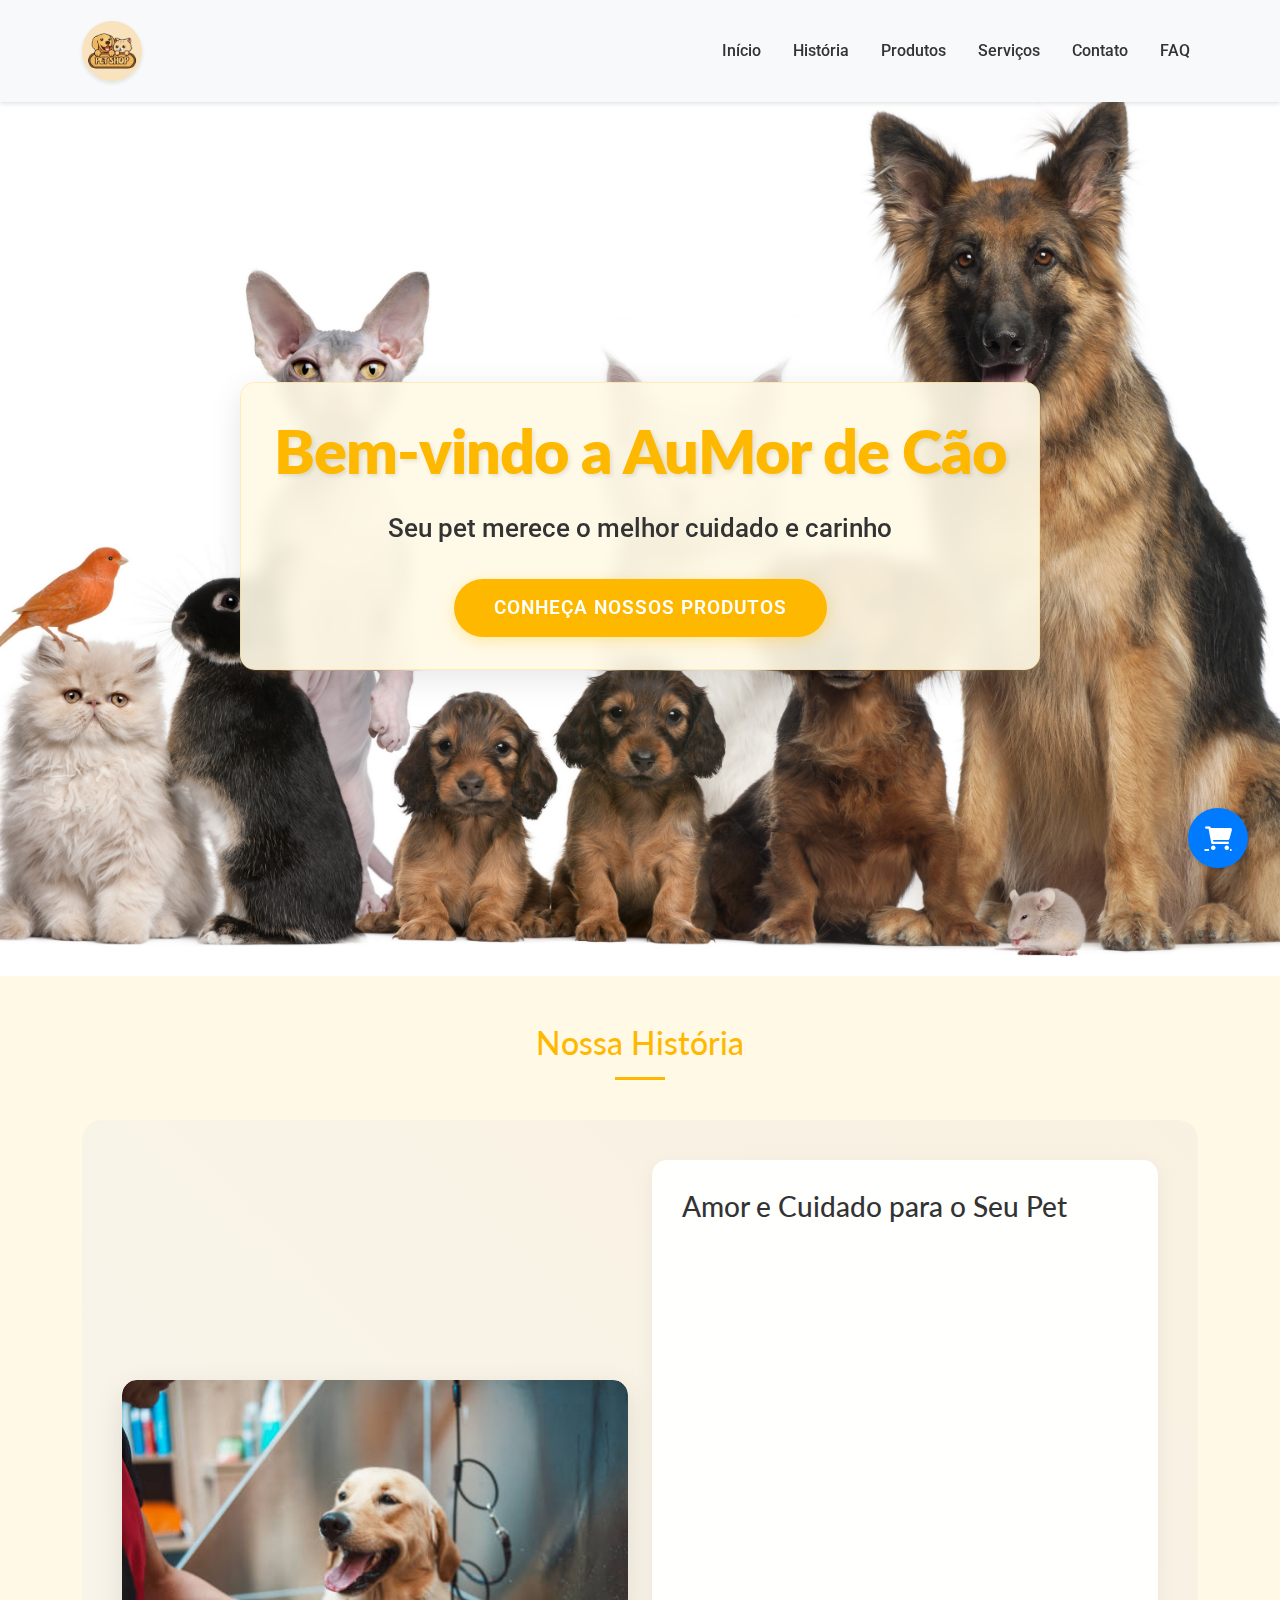
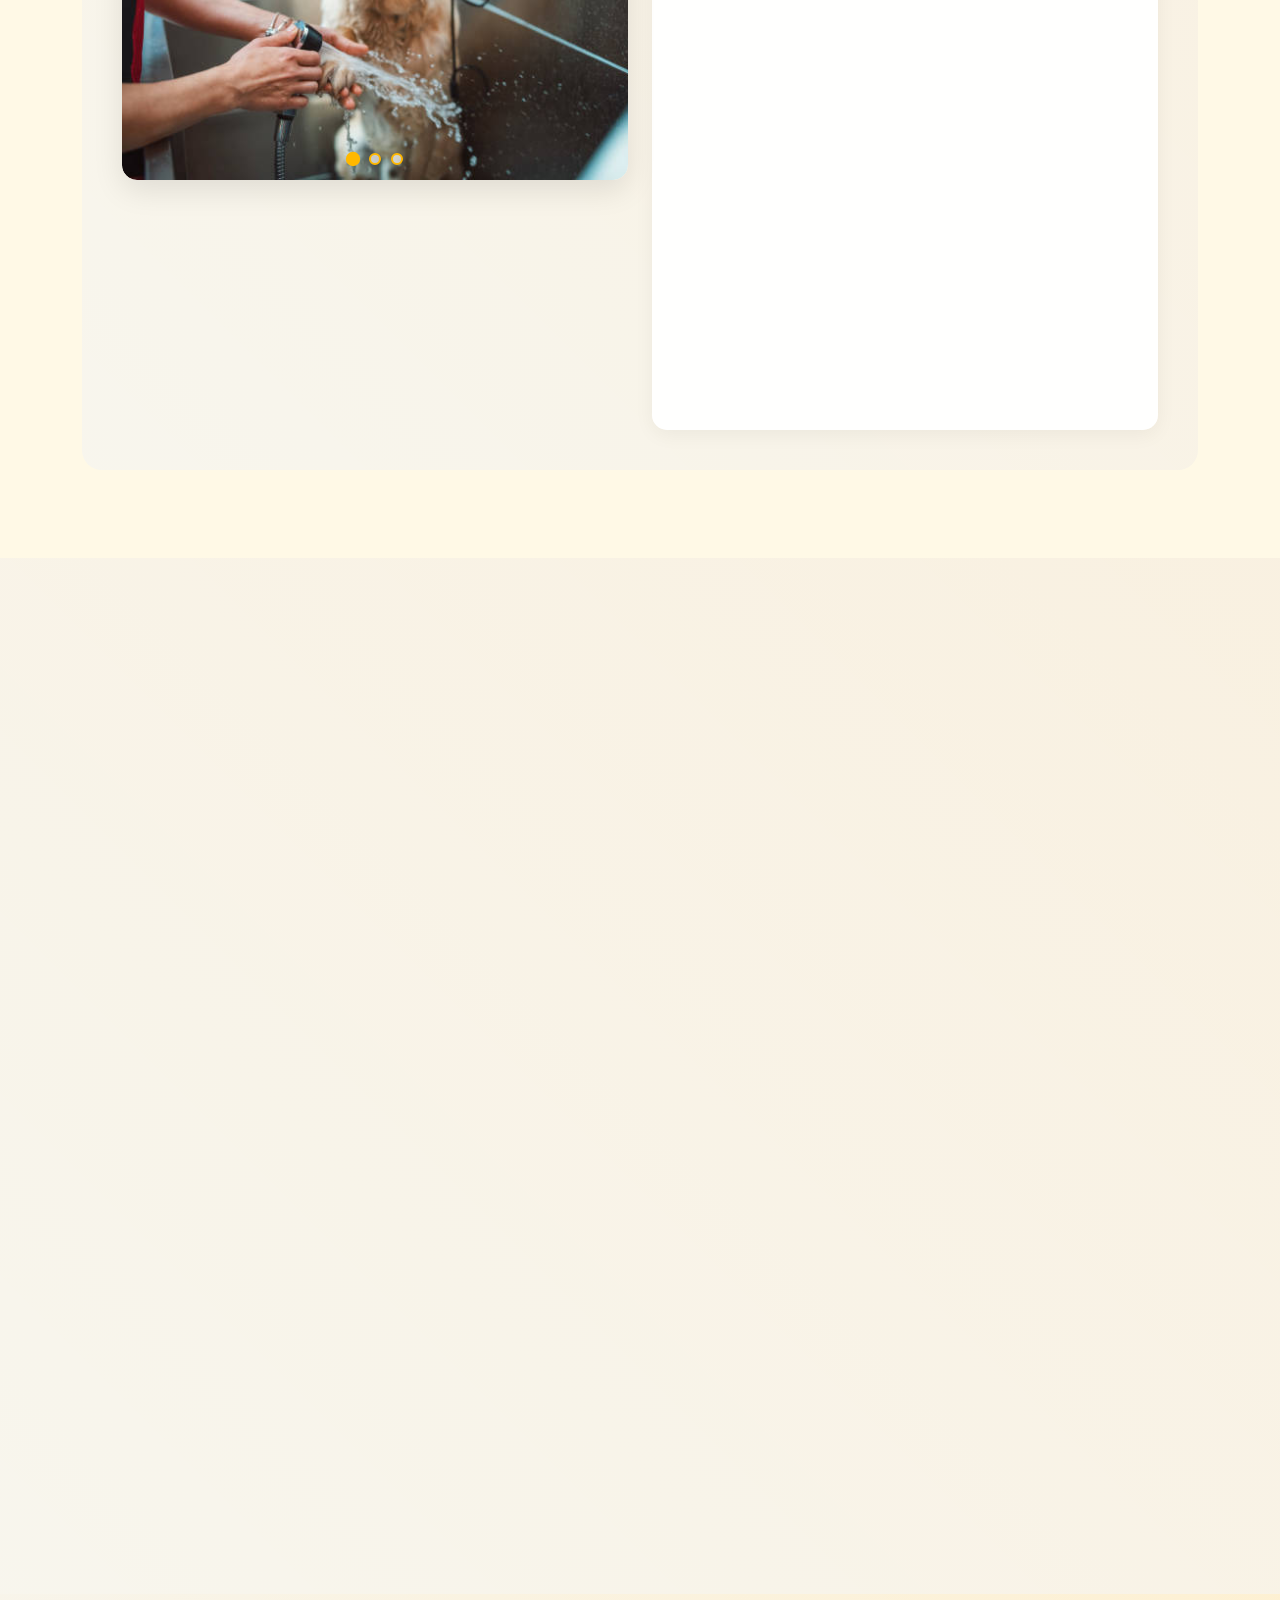
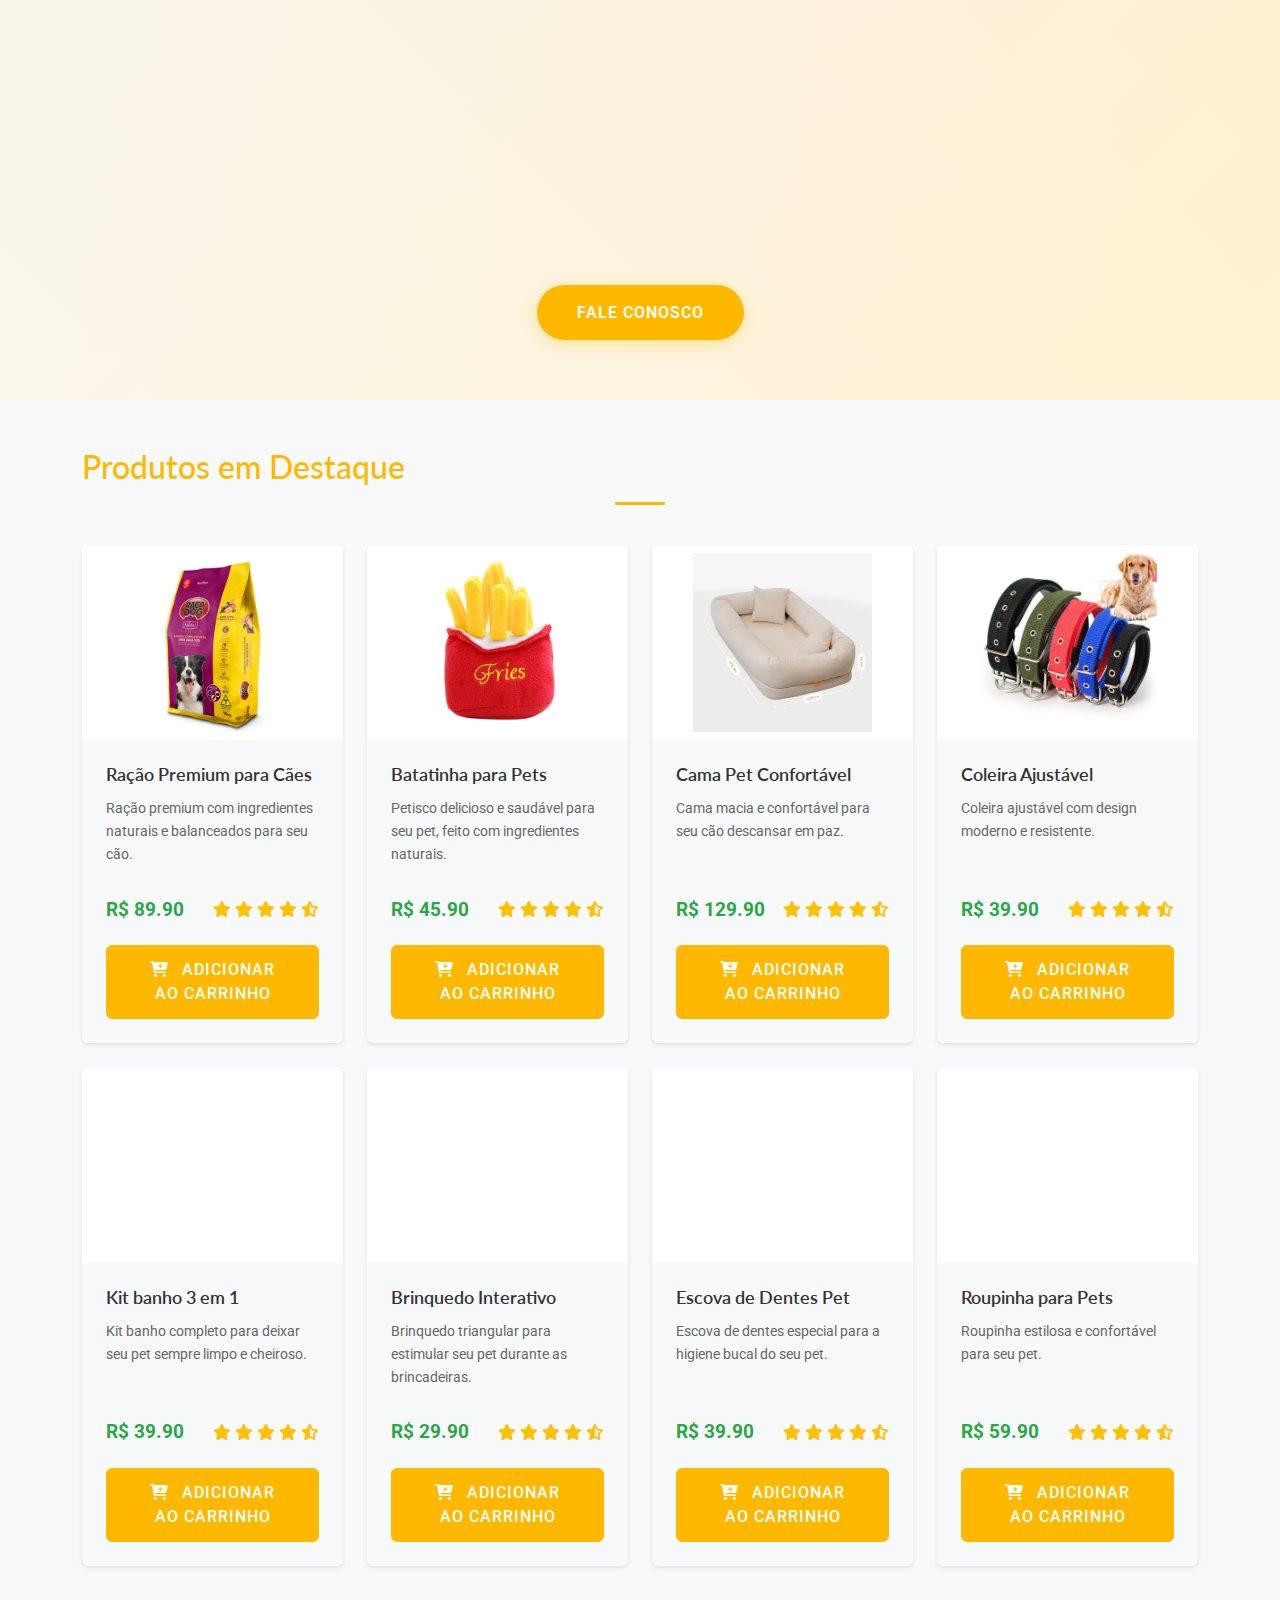
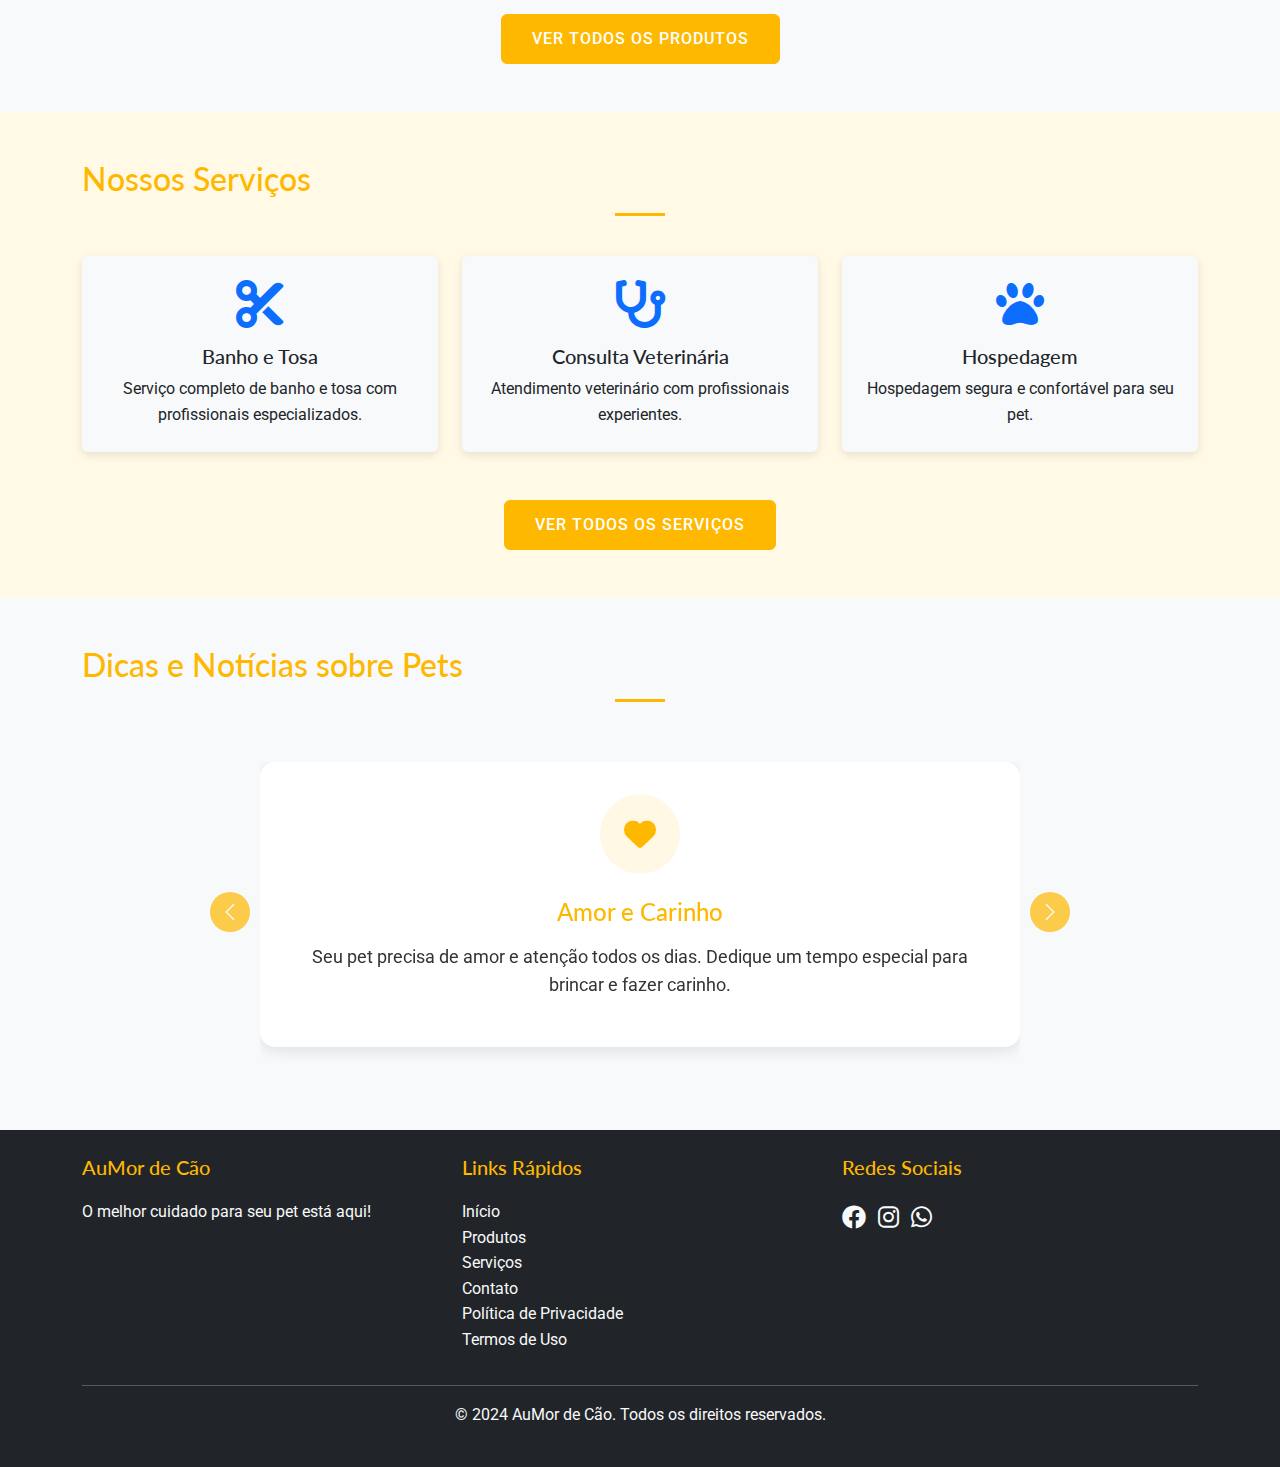
<file: index.html>
<!DOCTYPE html>
<html lang="pt-BR">

<head>
    <meta charset="UTF-8">
    <meta name="viewport" content="width=device-width, initial-scale=1.0">
    <title>AuMor de Cão - Pet Shop</title>
    <!-- Favicons -->
    <link rel="icon" type="image/x-icon" href="img/logo.jpg">
    <link rel="apple-touch-icon" href="img/logo.jpg">
    <meta name="theme-color" content="#ffffff">
    <!-- Bootstrap CSS -->
    <link href="https://cdn.jsdelivr.net/npm/bootstrap@5.3.0/dist/css/bootstrap.min.css" rel="stylesheet">
    <!-- Font Awesome -->
    <link rel="stylesheet" href="https://cdnjs.cloudflare.com/ajax/libs/font-awesome/6.0.0/css/all.min.css">
    <!-- Custom CSS -->
    <link rel="stylesheet" href="css/style.css">
</head>

<body>
    <!-- Navbar -->
    <nav class="navbar navbar-expand-lg navbar-light bg-light fixed-top">
        <div class="container">
            <a class="navbar-brand" href="index.html">
                <img src="img/logo.jpg" alt="AuMor de Cão" height="50">
            </a>
            <button class="navbar-toggler" type="button" data-bs-toggle="collapse" data-bs-target="#navbarNav">
                <span class="navbar-toggler-icon"></span>
            </button>
            <div class="collapse navbar-collapse" id="navbarNav">
                <ul class="navbar-nav ms-auto">
                    <li class="nav-item">
                        <a class="nav-link" href="#inicio">Início</a>
                    </li>
                    <li class="nav-item">
                        <a class="nav-link" href="#historia">História</a>
                    </li>
                    <li class="nav-item">
                        <a class="nav-link" href="produtos.html">Produtos</a>
                    </li>
                    <li class="nav-item">
                        <a class="nav-link" href="servicos.html">Serviços</a>
                    </li>
                    <li class="nav-item">
                        <a class="nav-link" href="contato.html">Contato</a>
                    </li>
                    <li class="nav-item">
                        <a class="nav-link" href="faq.html">FAQ</a> <!-- Link para a página de FAQ -->
                    </li>
                </ul>
            </div>
        </div>
    </nav>

    <!-- Hero Section -->
    <section id="inicio" class="hero-section">
        <div class="container">
            <div class="hero-content">
                <h1>Bem-vindo a AuMor de Cão</h1>
                <p>Seu pet merece o melhor cuidado e carinho</p>
                <a href="produtos.html" class="btn btn-primary btn-lg">Conheça Nossos Produtos</a>
            </div>
        </div>
        <div class="hero-pets">
            <img src="img/baner-central.jpg" alt="Cachorros e gatos amigos" class="img-fluid">
        </div>
    </section>

    <!-- História -->
    <section id="historia" class="py-5">
        <div class="container">
            <h2 class="section-title text-center">Nossa História</h2>
            <div class="historia-section">
                <div class="historia-content">
                    <div class="row align-items-center">
                        <div class="col-lg-6">
                            <div class="historia-image animate-on-scroll">
                                <img src="img/slide/banho-e-tosa.jpg" alt="Nossa História" class="img-fluid">
                            </div>
                        </div>
                        <div class="col-lg-6">
                            <div class="historia-text">
                                <h3>Amor e Cuidado para o Seu Pet</h3>
                                <p class="lead">
                                    O Pet Shop <span class="destak">AuMor de Cão</span> nasceu em um momento
                                    desafiador e de grandes mudanças.
                                    Durante a pandemia, quando muitas famílias enfrentavam dificuldades, um cenário
                                    preocupante também afetava os animais de estimação.
                                </p>
                                <p class="lead">
                                    Desde o início, sabíamos que era preciso inovar para atender às necessidades dos
                                    tutores e seus companheiros de quatro patas.
                                    Por isso, investimos em um serviço especializado de busca e entrega, garantindo que
                                    os pets recebessem os cuidados necessários
                                    sem que seus tutores precisassem sair de casa.
                                </p>
                                <p class="lead">
                                    Com o tempo, o <span class="destak">AuMor de Cão</span> cresceu e se
                                    tornou mais do que um pet shop:
                                    nos tornamos uma extensão da família para nossos clientes. Cada pet que passa por
                                    aqui recebe atenção especial,
                                    carinho e tratamento personalizado.
                                </p>
                                <p class="lead">
                                    Nosso compromisso sempre foi e sempre será oferecer o melhor para os pets, com amor,
                                    dedicação e profissionalismo.
                                    Porque no <span class="destak">AuMor de Cão</span>, cuidamos do seu pet
                                    como se fosse nosso!
                                </p>
                            </div>
                        </div>
                    </div>
                </div>
            </div>
        </div>
    </section>

    <!-- Pet Market -->
    <section class="pet-market-section">
        <div class="container">
            <div class="pet-market-content">
                <div class="pet-market-text">
                    <h3>Nosso Espaço Pet Market</h3>
                    <p>Além dos serviços de cuidados com seu pet, contamos com um espaço completo de Pet Market. Aqui
                        você encontra uma ampla variedade de produtos selecionados para o bem-estar do seu amigo de
                        quatro patas: rações premium, brinquedos, acessórios, produtos de higiene e muito mais!</p>
                </div>
                <div class="pet-market-grid">
                    <div class="pet-market-item">
                        <img src="img/pet-market/pet-market-1.jpg" alt="Produtos para Pets" loading="lazy">
                    </div>
                    <div class="pet-market-item">
                        <img src="img/pet-market/pet-market-2.jpg" alt="Espaço Pet Market" loading="lazy">
                    </div>
                    <div class="pet-market-item">
                        <img src="img/pet-market/pet-market-3.jpg" alt="Produtos Premium" loading="lazy">
                    </div>
                    <div class="pet-market-item">
                        <img src="img/pet-market/pet-market-4.jpg" alt="Acessórios para Pets" loading="lazy">
                    </div>
                </div>
            </div>
        </div>
    </section>

    <!-- Seção de Estatísticas -->
    <section class="estatisticas-section">
        <div class="container">
            <div class="row justify-content-center">
                <div class="col-md-4">
                    <div class="estatistica-item">
                        <div class="estatistica-numero" data-valor="650">0+</div>
                        <p class="estatistica-texto">Clientes Satisfeitos</p>
                    </div>
                </div>
                <div class="col-md-4">
                    <div class="estatistica-item">
                        <div class="estatistica-numero" data-valor="800">0+</div>
                        <p class="estatistica-texto">Animais de estimação saudáveis</p>
                    </div>
                </div>
                <div class="col-md-4">
                    <div class="estatistica-item">
                        <div class="estatistica-numero" data-valor="7">0+</div>
                        <p class="estatistica-texto">Os melhores Cuidadores</p>
                    </div>
                </div>
            </div>
            <div class="text-center">
                <a href="contato.html" class="btn-fale-conosco" role="button">Fale Conosco</a>
            </div>
        </div>
    </section>

    <!-- Produtos em Destaque -->
    <section class="py-5 bg-light">
        <div class="container">
            <h2 class="section-title">Produtos em Destaque</h2>
            <div class="row" id="produtos-container">
                <!-- Produtos serão carregados dinamicamente via JavaScript -->
            </div>
            <div class="text-center mt-4">
                <a href="produtos.html" class="btn btn-primary">Ver Todos os Produtos</a>
            </div>
        </div>
    </section>

    <!-- Serviços -->
    <section class="py-5">
        <div class="container">
            <h2 class="section-title">Nossos Serviços</h2>
            <div class="row">
                <div class="col-md-4 mb-4">
                    <div class="card h-100">
                        <div class="card-body text-center">
                            <i class="fas fa-cut fa-3x mb-3 text-primary"></i>
                            <h5 class="card-title">Banho e Tosa</h5>
                            <p class="card-text">Serviço completo de banho e tosa com profissionais especializados.</p>
                        </div>
                    </div>
                </div>
                <div class="col-md-4 mb-4">
                    <div class="card h-100">
                        <div class="card-body text-center">
                            <i class="fas fa-stethoscope fa-3x mb-3 text-primary"></i>
                            <h5 class="card-title">Consulta Veterinária</h5>
                            <p class="card-text">Atendimento veterinário com profissionais experientes.</p>
                        </div>
                    </div>
                </div>
                <div class="col-md-4 mb-4">
                    <div class="card h-100">
                        <div class="card-body text-center">
                            <i class="fas fa-paw fa-3x mb-3 text-primary"></i>
                            <h5 class="card-title">Hospedagem</h5>
                            <p class="card-text">Hospedagem segura e confortável para seu pet.</p>
                        </div>
                    </div>
                </div>
            </div>
            <div class="text-center mt-4">
                <a href="servicos.html" class="btn btn-primary">Ver Todos os Serviços</a>
            </div>
        </div>
    </section>

    <!-- Seção de Slides de Mensagens e Notícias -->
    <section id="mensagens-pets" class="py-5 bg-light">
        <div class="container">
            <h2 class="section-title">Dicas e Notícias sobre Pets</h2>
            <div class="mensagens-container">
                <div id="mensagensCarousel" class="carousel slide" data-bs-ride="carousel">
                    <div class="carousel-inner">
                        <!-- Slides serão inseridos dinamicamente via JavaScript -->
                    </div>
                    <button class="carousel-control-prev" type="button" data-bs-target="#mensagensCarousel"
                        data-bs-slide="prev">
                        <span class="carousel-control-prev-icon" aria-hidden="true"></span>
                        <span class="visually-hidden">Anterior</span>
                    </button>
                    <button class="carousel-control-next" type="button" data-bs-target="#mensagensCarousel"
                        data-bs-slide="next">
                        <span class="carousel-control-next-icon" aria-hidden="true"></span>
                        <span class="visually-hidden">Próximo</span>
                    </button>
                </div>
            </div>
        </div>
    </section>

    <!-- Footer -->
    <footer class="bg-dark text-light py-4">
        <div class="container">
            <div class="row">
                <div class="col-md-4">
                    <h5>AuMor de Cão</h5>
                    <p>O melhor cuidado para seu pet está aqui!</p>
                </div>
                <div class="col-md-4">
                    <h5>Links Rápidos</h5>
                    <ul class="list-unstyled">
                        <li><a href="index.html" class="text-light">Início</a></li>
                        <li><a href="produtos.html" class="text-light">Produtos</a></li>
                        <li><a href="servicos.html" class="text-light">Serviços</a></li>
                        <li><a href="contato.html" class="text-light">Contato</a></li>
                        <li><a href="privacidade.html" class="text-light">Política de Privacidade</a></li>
                        <li><a href="termos.html" class="text-light">Termos de Uso</a></li>
                    </ul>
                </div>
                <div class="col-md-4">
                    <h5>Redes Sociais</h5>
                    <div class="social-links">
                        <a href="#" class="text-light me-2"><i class="fab fa-facebook"></i></a>
                        <a href="#" class="text-light me-2"><i class="fab fa-instagram"></i></a>
                        <a href="#" class="text-light me-2"><i class="fab fa-whatsapp"></i></a>
                    </div>
                </div>
            </div>
            <hr>
            <div class="text-center">
                <p>&copy; 2024 AuMor de Cão. Todos os direitos reservados.</p>
            </div>
        </div>
    </footer>

    <!-- Ícone do Carrinho -->
    <a href="carrinho.html" class="carrinho-icon">
        <i class="fas fa-shopping-cart"></i>
        <span class="carrinho-contador" id="carrinho-contador">0</span>
    </a>

    <!-- Bootstrap JS -->
    <script src="https://cdn.jsdelivr.net/npm/bootstrap@5.3.0/dist/js/bootstrap.bundle.min.js"></script>
    <!-- Custom JS -->
    <script src="js/main.js"></script>
    <script src="js/mensagens.js"></script>
</body>

</html>
</file>
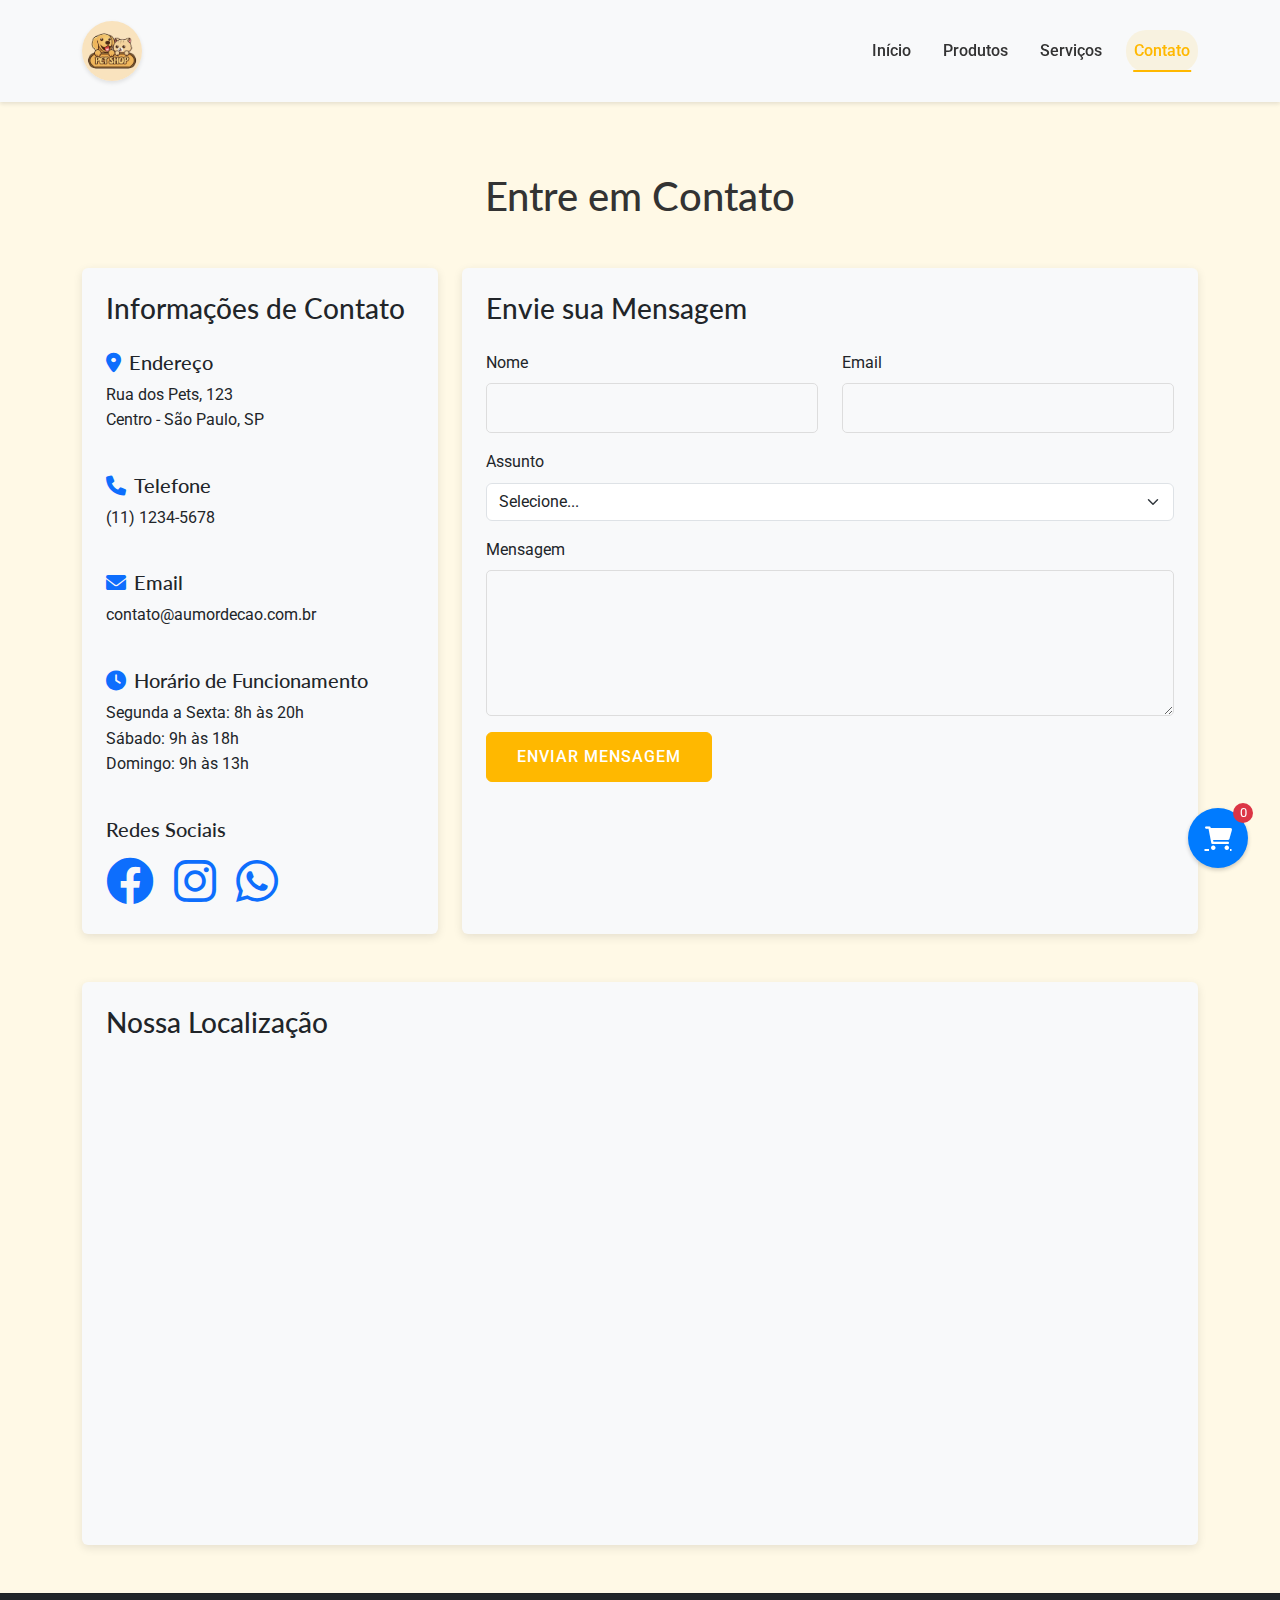
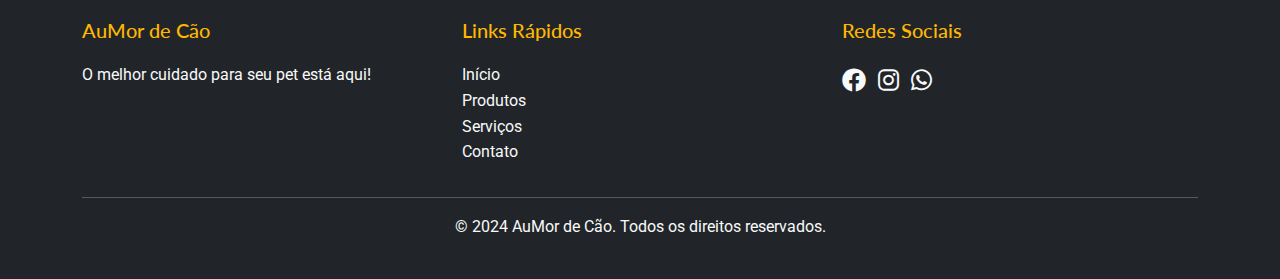
<file: contato.html>
<!DOCTYPE html>
<html lang="pt-BR">

<head>
    <meta charset="UTF-8">
    <meta name="viewport" content="width=device-width, initial-scale=1.0">
    <title>Contato - AuMor de Cão</title>
    <!-- Favicons -->
    <link rel="apple-touch-icon" sizes="180x180" href="img/favicon/apple-touch-icon.png">
    <link rel="icon" type="image/png" sizes="32x32" href="img/favicon/favicon-32x32.png">
    <link rel="icon" type="image/png" sizes="16x16" href="img/favicon/favicon-16x16.png">
    <link rel="manifest" href="img/favicon/site.webmanifest">
    <!-- Bootstrap CSS -->
    <link href="https://cdn.jsdelivr.net/npm/bootstrap@5.3.0/dist/css/bootstrap.min.css" rel="stylesheet">
    <!-- Font Awesome -->
    <link rel="stylesheet" href="https://cdnjs.cloudflare.com/ajax/libs/font-awesome/6.0.0/css/all.min.css">
    <!-- Custom CSS -->
    <link rel="stylesheet" href="css/style.css">
</head>

<body>
    <!-- Navbar -->
    <nav class="navbar navbar-expand-lg navbar-light bg-light fixed-top">
        <div class="container">
            <a class="navbar-brand" href="index.html">
                <img src="img/logo.jpg" alt="AuMor de Cão" height="50">
            </a>
            <button class="navbar-toggler" type="button" data-bs-toggle="collapse" data-bs-target="#navbarNav">
                <span class="navbar-toggler-icon"></span>
            </button>
            <div class="collapse navbar-collapse" id="navbarNav">
                <ul class="navbar-nav ms-auto">
                    <li class="nav-item">
                        <a class="nav-link" href="index.html">Início</a>
                    </li>
                    <li class="nav-item">
                        <a class="nav-link" href="produtos.html">Produtos</a>
                    </li>
                    <li class="nav-item">
                        <a class="nav-link" href="servicos.html">Serviços</a>
                    </li>
                    <li class="nav-item">
                        <a class="nav-link active" href="contato.html">Contato</a>
                    </li>
                </ul>
            </div>
        </div>
    </nav>

    <!-- Conteúdo Principal -->
    <div class="container mt-5 pt-5">
        <h1 class="text-center mb-5">Entre em Contato</h1>

        <div class="row">
            <!-- Informações de Contato -->
            <div class="col-md-4 mb-4">
                <div class="card h-100">
                    <div class="card-body">
                        <h3 class="card-title mb-4">Informações de Contato</h3>

                        <div class="mb-4">
                            <h5><i class="fas fa-map-marker-alt text-primary me-2"></i>Endereço</h5>
                            <p>Rua dos Pets, 123<br>Centro - São Paulo, SP</p>
                        </div>

                        <div class="mb-4">
                            <h5><i class="fas fa-phone text-primary me-2"></i>Telefone</h5>
                            <p>(11) 1234-5678</p>
                        </div>

                        <div class="mb-4">
                            <h5><i class="fas fa-envelope text-primary me-2"></i>Email</h5>
                            <p>contato@aumordecao.com.br</p>
                        </div>

                        <div class="mb-4">
                            <h5><i class="fas fa-clock text-primary me-2"></i>Horário de Funcionamento</h5>
                            <p>Segunda a Sexta: 8h às 20h<br>
                                Sábado: 9h às 18h<br>
                                Domingo: 9h às 13h</p>
                        </div>

                        <div>
                            <h5 class="mb-3">Redes Sociais</h5>
                            <div class="social-links">
                                <a href="#" class="text-primary me-3"><i class="fab fa-facebook fa-2x"></i></a>
                                <a href="#" class="text-primary me-3"><i class="fab fa-instagram fa-2x"></i></a>
                                <a href="#" class="text-primary me-3"><i class="fab fa-whatsapp fa-2x"></i></a>
                            </div>
                        </div>
                    </div>
                </div>
            </div>

            <!-- Formulário de Contato -->
            <div class="col-md-8 mb-4">
                <div class="card h-100">
                    <div class="card-body">
                        <h3 class="card-title mb-4">Envie sua Mensagem</h3>
                        <form id="formContato" class="needs-validation" novalidate>
                            <div class="row">
                                <div class="col-md-6 mb-3">
                                    <label for="nome" class="form-label">Nome</label>
                                    <input type="text" class="form-control" id="nome" required>
                                    <div class="invalid-feedback">
                                        Por favor, informe seu nome.
                                    </div>
                                </div>
                                <div class="col-md-6 mb-3">
                                    <label for="email" class="form-label">Email</label>
                                    <input type="email" class="form-control" id="email" required>
                                    <div class="invalid-feedback">
                                        Por favor, informe um email válido.
                                    </div>
                                </div>
                            </div>

                            <div class="mb-3">
                                <label for="assunto" class="form-label">Assunto</label>
                                <select class="form-select" id="assunto" required>
                                    <option value="">Selecione...</option>
                                    <option value="duvida">Dúvida</option>
                                    <option value="sugestao">Sugestão</option>
                                    <option value="reclamacao">Reclamação</option>
                                    <option value="outro">Outro</option>
                                </select>
                                <div class="invalid-feedback">
                                    Por favor, selecione um assunto.
                                </div>
                            </div>

                            <div class="mb-3">
                                <label for="mensagem" class="form-label">Mensagem</label>
                                <textarea class="form-control" id="mensagem" rows="5" required></textarea>
                                <div class="invalid-feedback">
                                    Por favor, escreva sua mensagem.
                                </div>
                            </div>

                            <button type="submit" class="btn btn-primary">Enviar Mensagem</button>
                        </form>
                    </div>
                </div>
            </div>
        </div>

        <!-- Mapa -->
        <div class="row mt-4">
            <div class="col-12">
                <div class="card">
                    <div class="card-body">
                        <h3 class="card-title mb-4">Nossa Localização</h3>
                        <div class="ratio ratio-21x9">
                            <iframe
                                src="https://www.google.com/maps/embed?pb=!1m18!1m12!1m3!1d3657.197577494987!2d-46.652277!3d-23.550520!2m3!1f0!2f0!3f0!3m2!1i1024!2i768!4f13.1!3m3!1m2!1s0x0%3A0x0!2zMjPCsDMzJzAxLjkiUyA0NsKwMzknMDguMiJX!5e0!3m2!1spt-BR!2sbr!4v1234567890!5m2!1spt-BR!2sbr"
                                style="border:0;" allowfullscreen="" loading="lazy"></iframe>
                        </div>
                    </div>
                </div>
            </div>
        </div>
    </div>

    <!-- Footer -->
    <footer class="bg-dark text-light py-4 mt-5">
        <div class="container">
            <div class="row">
                <div class="col-md-4">
                    <h5>AuMor de Cão</h5>
                    <p>O melhor cuidado para seu pet está aqui!</p>
                </div>
                <div class="col-md-4">
                    <h5>Links Rápidos</h5>
                    <ul class="list-unstyled">
                        <li><a href="index.html" class="text-light">Início</a></li>
                        <li><a href="produtos.html" class="text-light">Produtos</a></li>
                        <li><a href="servicos.html" class="text-light">Serviços</a></li>
                        <li><a href="contato.html" class="text-light">Contato</a></li>
                    </ul>
                </div>
                <div class="col-md-4">
                    <h5>Redes Sociais</h5>
                    <div class="social-links">
                        <a href="#" class="text-light me-2"><i class="fab fa-facebook"></i></a>
                        <a href="#" class="text-light me-2"><i class="fab fa-instagram"></i></a>
                        <a href="#" class="text-light me-2"><i class="fab fa-whatsapp"></i></a>
                    </div>
                </div>
            </div>
            <hr>
            <div class="text-center">
                <p>&copy; 2024 AuMor de Cão. Todos os direitos reservados.</p>
            </div>
        </div>
    </footer>

    <!-- Ícone do Carrinho -->
    <a href="carrinho.html" class="carrinho-icon">
        <i class="fas fa-shopping-cart"></i>
        <span class="carrinho-contador" id="carrinho-contador">0</span>
    </a>

    <!-- Bootstrap JS -->
    <script src="https://cdn.jsdelivr.net/npm/bootstrap@5.3.0/dist/js/bootstrap.bundle.min.js"></script>
    <!-- Custom JS -->
    <script src="js/main.js"></script>
    <script src="js/contato.js"></script>
</body>

</html>
</file>
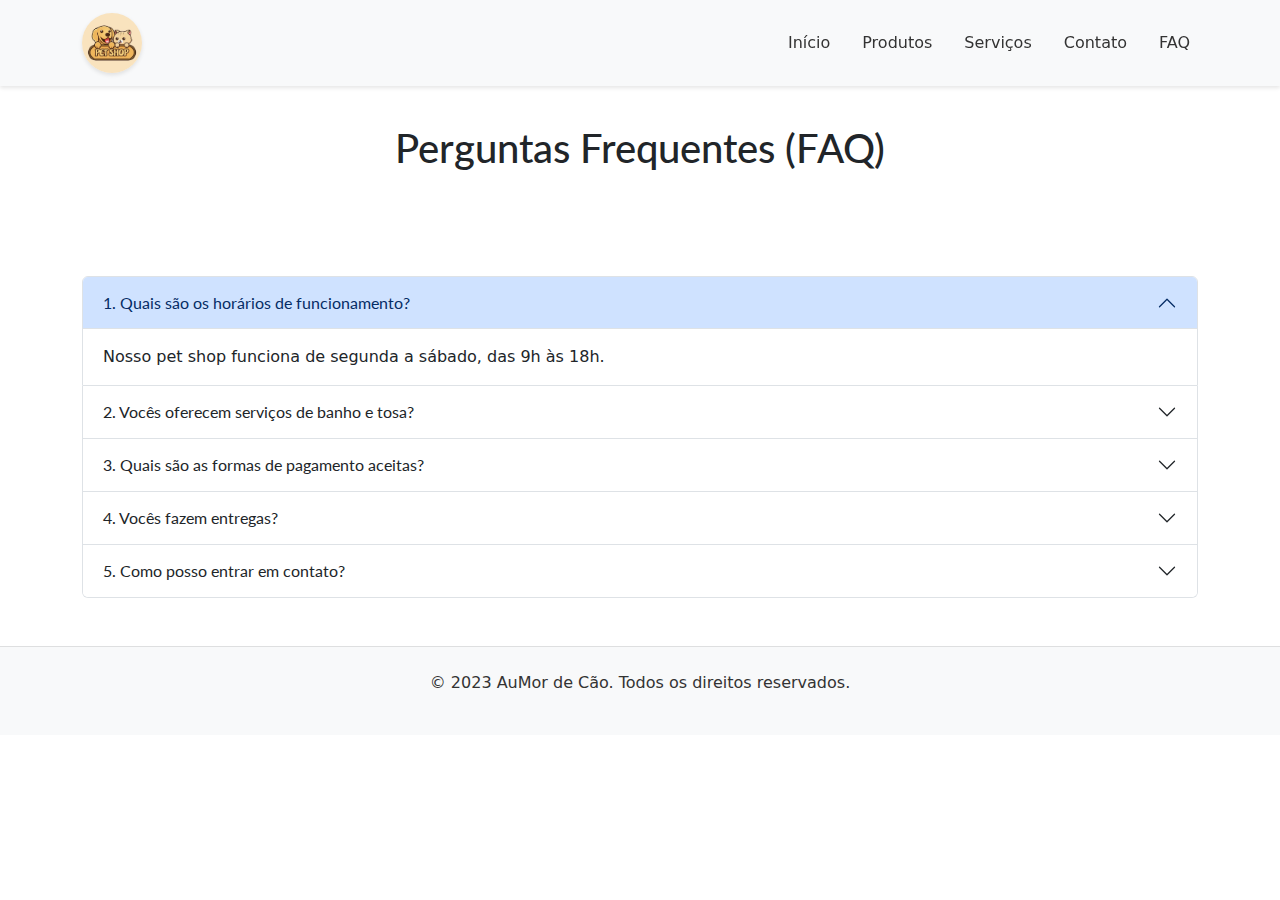
<file: faq.html>
<!DOCTYPE html>
<html lang="pt-br">
  <head>
    <meta charset="UTF-8" />
    <meta name="viewport" content="width=device-width, initial-scale=1.0" />
    <title>Perguntas Frequentes - AuMor de Cão</title>
    <link rel="stylesheet" href="css/style.css" />
    <!-- Bootstrap CSS -->
    <link
      href="https://cdn.jsdelivr.net/npm/bootstrap@5.3.0/dist/css/bootstrap.min.css"
      rel="stylesheet"
    />
    <!-- Font Awesome -->
    <link
      rel="stylesheet"
      href="https://cdnjs.cloudflare.com/ajax/libs/font-awesome/6.0.0/css/all.min.css"
    />
  </head>
  <body>
    <!-- Navbar -->
    <nav class="navbar navbar-expand-lg navbar-light bg-light fixed-top">
      <div class="container">
        <a class="navbar-brand" href="index.html">
          <img src="img/logo.jpg" alt="AuMor de Cão" height="50" />
        </a>
        <button
          class="navbar-toggler"
          type="button"
          data-bs-toggle="collapse"
          data-bs-target="#navbarNav"
        >
          <span class="navbar-toggler-icon"></span>
        </button>
        <div class="collapse navbar-collapse" id="navbarNav">
          <ul class="navbar-nav ms-auto">
            <li class="nav-item">
              <a class="nav-link" href="index.html">Início</a>
            </li>
            <li class="nav-item">
              <a class="nav-link" href="produtos.html">Produtos</a>
            </li>
            <li class="nav-item">
              <a class="nav-link" href="servicos.html">Serviços</a>
            </li>
            <li class="nav-item">
              <a class="nav-link" href="contato.html">Contato</a>
            </li>
            <li class="nav-item">
              <a class="nav-link" href="faq.html">FAQ</a>
            </li>
          </ul>
        </div>
      </div>
    </nav>

    <header class="py-5">
      <div class="container">
        <h1 class="text-center">Perguntas Frequentes (FAQ)</h1>
      </div>
    </header>

    <main class="container py-5 ">
      <div class="accordion" id="faqAccordion" >
        <div class="accordion-item ">
          <h2 class="accordion-header " id="headingOne">
            <button
              class="accordion-button"
              type="button"
              data-bs-toggle="collapse"
              data-bs-target="#collapseOne"
              aria-expanded="true"
              aria-controls="collapseOne"
            >
              1. Quais são os horários de funcionamento?
            </button>
          </h2>
          <div
            id="collapseOne"
            class="accordion-collapse collapse show"
            aria-labelledby="headingOne"
            data-bs-parent="#faqAccordion"
          >
            <div class="accordion-body">
              Nosso pet shop funciona de segunda a sábado, das 9h às 18h.
            </div>
          </div>
        </div>
        <div class="accordion-item">
          <h2 class="accordion-header" id="headingTwo">
            <button
              class="accordion-button collapsed"
              type="button"
              data-bs-toggle="collapse"
              data-bs-target="#collapseTwo"
              aria-expanded="false"
              aria-controls="collapseTwo"
            >
              2. Vocês oferecem serviços de banho e tosa?
            </button>
          </h2>
          <div
            id="collapseTwo"
            class="accordion-collapse collapse"
            aria-labelledby="headingTwo"
            data-bs-parent="#faqAccordion"
          >
            <div class="accordion-body">
              Sim, oferecemos serviços de banho e tosa para cães e gatos. Agende
              um horário pelo nosso formulário de contato.
            </div>
          </div>
        </div>
        <div class="accordion-item">
          <h2 class="accordion-header" id="headingThree">
            <button
              class="accordion-button collapsed"
              type="button"
              data-bs-toggle="collapse"
              data-bs-target="#collapseThree"
              aria-expanded="false"
              aria-controls="collapseThree"
            >
              3. Quais são as formas de pagamento aceitas?
            </button>
          </h2>
          <div
            id="collapseThree"
            class="accordion-collapse collapse"
            aria-labelledby="headingThree"
            data-bs-parent="#faqAccordion"
          >
            <div class="accordion-body">
              Aceitamos cartões de crédito, débito e pagamentos via Pix.
            </div>
          </div>
        </div>
        <div class="accordion-item">
          <h2 class="accordion-header" id="headingFour">
            <button
              class="accordion-button collapsed"
              type="button"
              data-bs-toggle="collapse"
              data-bs-target="#collapseFour"
              aria-expanded="false"
              aria-controls="collapseFour"
            >
              4. Vocês fazem entregas?
            </button>
          </h2>
          <div
            id="collapseFour"
            class="accordion-collapse collapse"
            aria-labelledby="headingFour"
            data-bs-parent="#faqAccordion"
          >
            <div class="accordion-body">
              Sim, realizamos entregas para a região metropolitana. Consulte a
              disponibilidade para sua região.
            </div>
          </div>
        </div>
        <div class="accordion-item">
          <h2 class="accordion-header" id="headingFive">
            <button
              class="accordion-button collapsed"
              type="button"
              data-bs-toggle="collapse"
              data-bs-target="#collapseFive"
              aria-expanded="false"
              aria-controls="collapseFive"
            >
              5. Como posso entrar em contato?
            </button>
          </h2>
          <div
            id="collapseFive"
            class="accordion-collapse collapse"
            aria-labelledby="headingFive"
            data-bs-parent="#faqAccordion"
          >
            <div class="accordion-body">
              Você pode entrar em contato através do nosso formulário na página
              de contato ou pelo telefone (XX) XXXX-XXXX.
            </div>
          </div>
        </div>
      </div>
    </main>

    <footer class="bg-light py-4">
      <div class="container text-center">
        <p>&copy; 2023 AuMor de Cão. Todos os direitos reservados.</p>
      </div>
    </footer>

    <!-- Bootstrap JS -->
    <script src="https://cdn.jsdelivr.net/npm/bootstrap@5.3.0/dist/js/bootstrap.bundle.min.js"></script>
  </body>
</html>
</file>
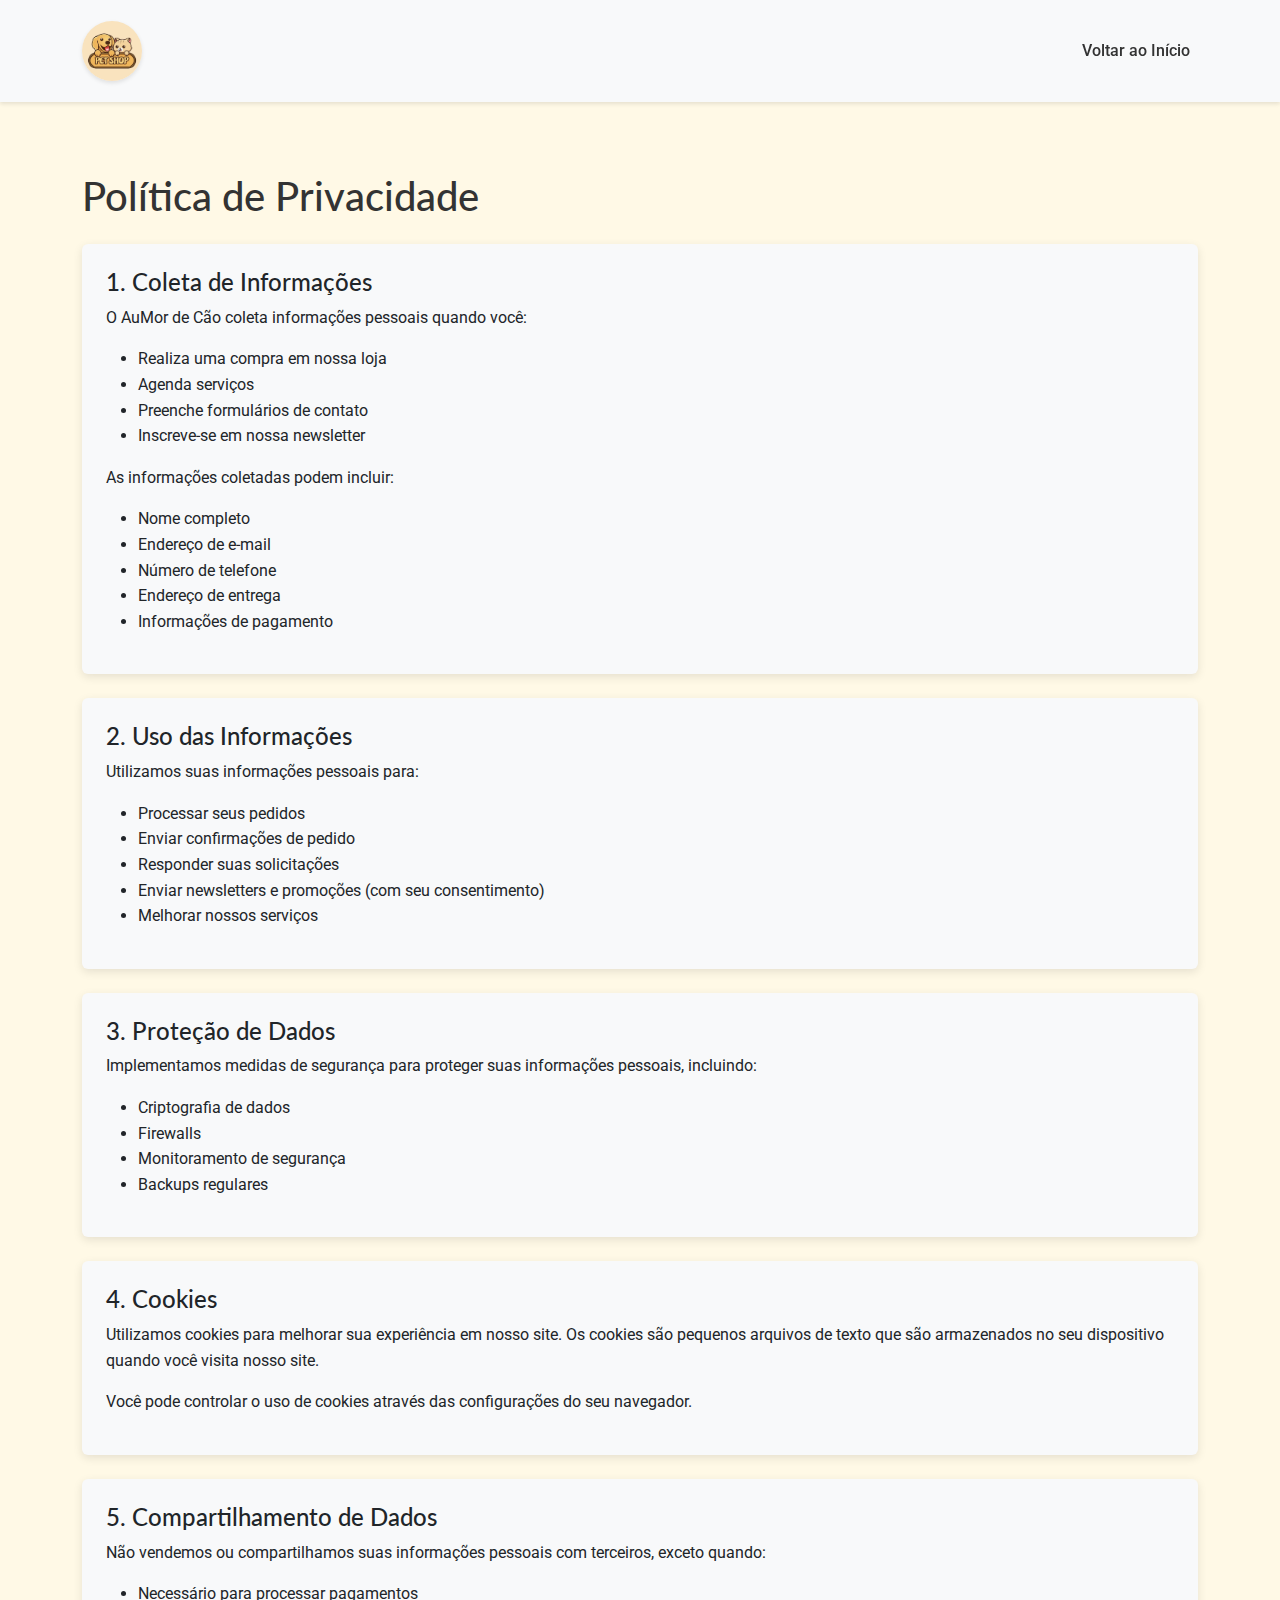
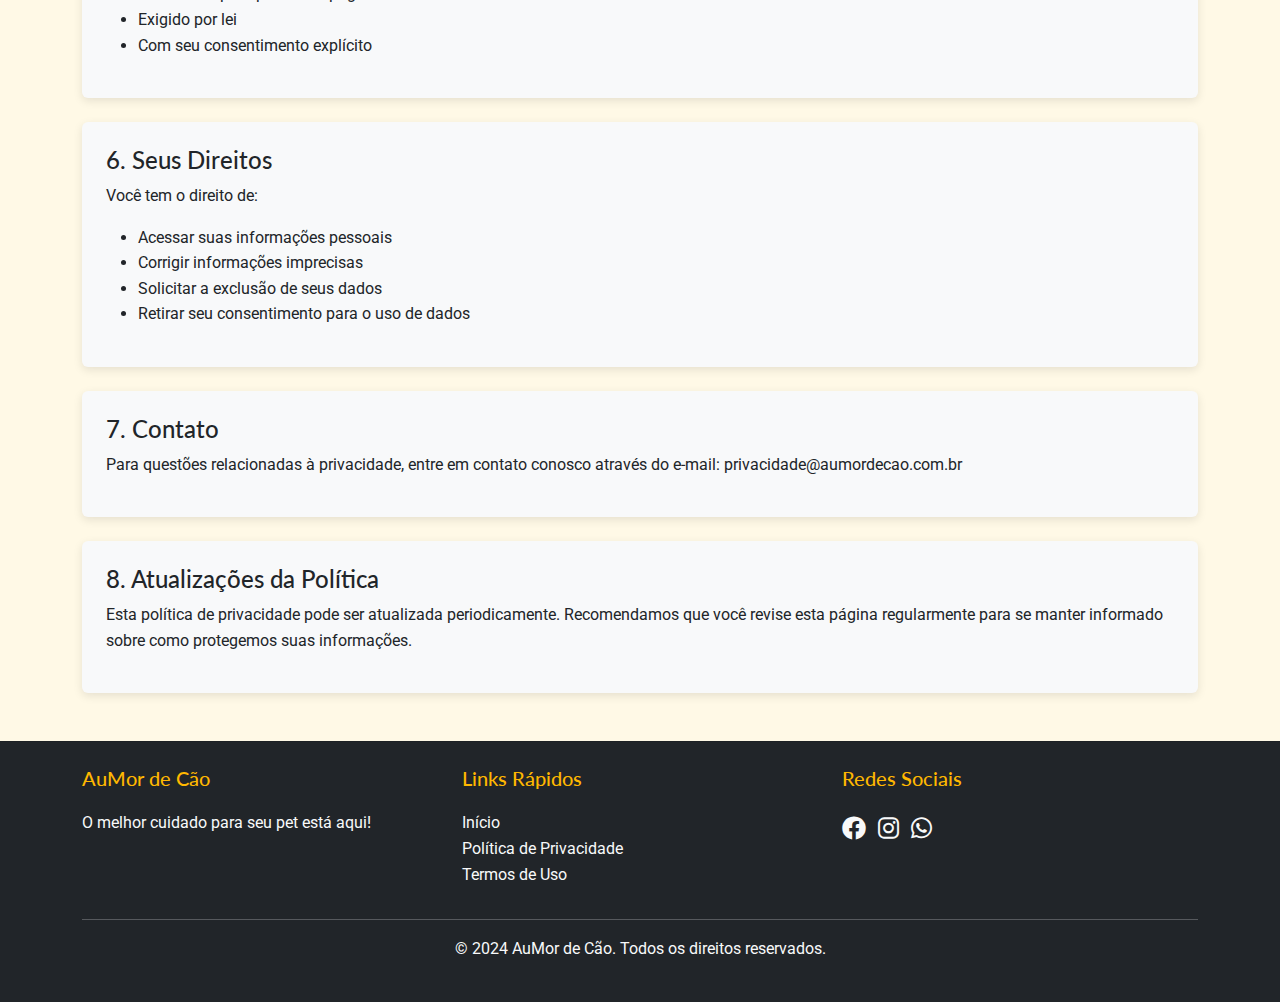
<file: privacidade.html>
<!DOCTYPE html>
<html lang="pt-BR">

<head>
    <meta charset="UTF-8">
    <meta name="viewport" content="width=device-width, initial-scale=1.0">
    <title>Política de Privacidade - AuMor de Cão</title>
    <!-- Favicons -->
    <link rel="apple-touch-icon" sizes="180x180" href="img/favicon/apple-touch-icon.png">
    <link rel="icon" type="image/png" sizes="32x32" href="img/favicon/favicon-32x32.png">
    <link rel="icon" type="image/png" sizes="16x16" href="img/favicon/favicon-16x16.png">
    <link rel="manifest" href="img/favicon/site.webmanifest">
    <!-- Bootstrap CSS -->
    <link href="https://cdn.jsdelivr.net/npm/bootstrap@5.3.0/dist/css/bootstrap.min.css" rel="stylesheet">
    <!-- Font Awesome -->
    <link rel="stylesheet" href="https://cdnjs.cloudflare.com/ajax/libs/font-awesome/6.0.0/css/all.min.css">
    <!-- Custom CSS -->
    <link rel="stylesheet" href="css/style.css">
</head>

<body>
    <!-- Navbar -->
    <nav class="navbar navbar-expand-lg navbar-light bg-light fixed-top">
        <div class="container">
            <a class="navbar-brand" href="index.html">
                <img src="img/logo.jpg" alt="AuMor de Cão" height="50">
            </a>
            <button class="navbar-toggler" type="button" data-bs-toggle="collapse" data-bs-target="#navbarNav">
                <span class="navbar-toggler-icon"></span>
            </button>
            <div class="collapse navbar-collapse" id="navbarNav">
                <ul class="navbar-nav ms-auto">
                    <li class="nav-item">
                        <a class="nav-link" href="index.html">Voltar ao Início</a>
                    </li>
                </ul>
            </div>
        </div>
    </nav>

    <!-- Conteúdo -->
    <div class="container mt-5 pt-5">
        <h1 class="mb-4">Política de Privacidade</h1>

        <div class="card mb-4">
            <div class="card-body">
                <h2 class="h4">1. Coleta de Informações</h2>
                <p>O AuMor de Cão coleta informações pessoais quando você:</p>
                <ul>
                    <li>Realiza uma compra em nossa loja</li>
                    <li>Agenda serviços</li>
                    <li>Preenche formulários de contato</li>
                    <li>Inscreve-se em nossa newsletter</li>
                </ul>
                <p>As informações coletadas podem incluir:</p>
                <ul>
                    <li>Nome completo</li>
                    <li>Endereço de e-mail</li>
                    <li>Número de telefone</li>
                    <li>Endereço de entrega</li>
                    <li>Informações de pagamento</li>
                </ul>
            </div>
        </div>

        <div class="card mb-4">
            <div class="card-body">
                <h2 class="h4">2. Uso das Informações</h2>
                <p>Utilizamos suas informações pessoais para:</p>
                <ul>
                    <li>Processar seus pedidos</li>
                    <li>Enviar confirmações de pedido</li>
                    <li>Responder suas solicitações</li>
                    <li>Enviar newsletters e promoções (com seu consentimento)</li>
                    <li>Melhorar nossos serviços</li>
                </ul>
            </div>
        </div>

        <div class="card mb-4">
            <div class="card-body">
                <h2 class="h4">3. Proteção de Dados</h2>
                <p>Implementamos medidas de segurança para proteger suas informações pessoais, incluindo:</p>
                <ul>
                    <li>Criptografia de dados</li>
                    <li>Firewalls</li>
                    <li>Monitoramento de segurança</li>
                    <li>Backups regulares</li>
                </ul>
            </div>
        </div>

        <div class="card mb-4">
            <div class="card-body">
                <h2 class="h4">4. Cookies</h2>
                <p>Utilizamos cookies para melhorar sua experiência em nosso site. Os cookies são pequenos arquivos de
                    texto que são armazenados no seu dispositivo quando você visita nosso site.</p>
                <p>Você pode controlar o uso de cookies através das configurações do seu navegador.</p>
            </div>
        </div>

        <div class="card mb-4">
            <div class="card-body">
                <h2 class="h4">5. Compartilhamento de Dados</h2>
                <p>Não vendemos ou compartilhamos suas informações pessoais com terceiros, exceto quando:</p>
                <ul>
                    <li>Necessário para processar pagamentos</li>
                    <li>Exigido por lei</li>
                    <li>Com seu consentimento explícito</li>
                </ul>
            </div>
        </div>

        <div class="card mb-4">
            <div class="card-body">
                <h2 class="h4">6. Seus Direitos</h2>
                <p>Você tem o direito de:</p>
                <ul>
                    <li>Acessar suas informações pessoais</li>
                    <li>Corrigir informações imprecisas</li>
                    <li>Solicitar a exclusão de seus dados</li>
                    <li>Retirar seu consentimento para o uso de dados</li>
                </ul>
            </div>
        </div>

        <div class="card mb-4">
            <div class="card-body">
                <h2 class="h4">7. Contato</h2>
                <p>Para questões relacionadas à privacidade, entre em contato conosco através do e-mail:
                    privacidade@aumordecao.com.br</p>
            </div>
        </div>

        <div class="card mb-4">
            <div class="card-body">
                <h2 class="h4">8. Atualizações da Política</h2>
                <p>Esta política de privacidade pode ser atualizada periodicamente. Recomendamos que você revise esta
                    página regularmente para se manter informado sobre como protegemos suas informações.</p>
            </div>
        </div>
    </div>

    <!-- Footer -->
    <footer class="bg-dark text-light py-4 mt-5">
        <div class="container">
            <div class="row">
                <div class="col-md-4">
                    <h5>AuMor de Cão</h5>
                    <p>O melhor cuidado para seu pet está aqui!</p>
                </div>
                <div class="col-md-4">
                    <h5>Links Rápidos</h5>
                    <ul class="list-unstyled">
                        <li><a href="index.html" class="text-light">Início</a></li>
                        <li><a href="privacidade.html" class="text-light">Política de Privacidade</a></li>
                        <li><a href="termos.html" class="text-light">Termos de Uso</a></li>
                    </ul>
                </div>
                <div class="col-md-4">
                    <h5>Redes Sociais</h5>
                    <div class="social-links">
                        <a href="#" class="text-light me-2"><i class="fab fa-facebook"></i></a>
                        <a href="#" class="text-light me-2"><i class="fab fa-instagram"></i></a>
                        <a href="#" class="text-light me-2"><i class="fab fa-whatsapp"></i></a>
                    </div>
                </div>
            </div>
            <hr>
            <div class="text-center">
                <p>&copy; 2024 AuMor de Cão. Todos os direitos reservados.</p>
            </div>
        </div>
    </footer>

    <!-- Bootstrap JS -->
    <script src="https://cdn.jsdelivr.net/npm/bootstrap@5.3.0/dist/js/bootstrap.bundle.min.js"></script>
</body>

</html>
</file>
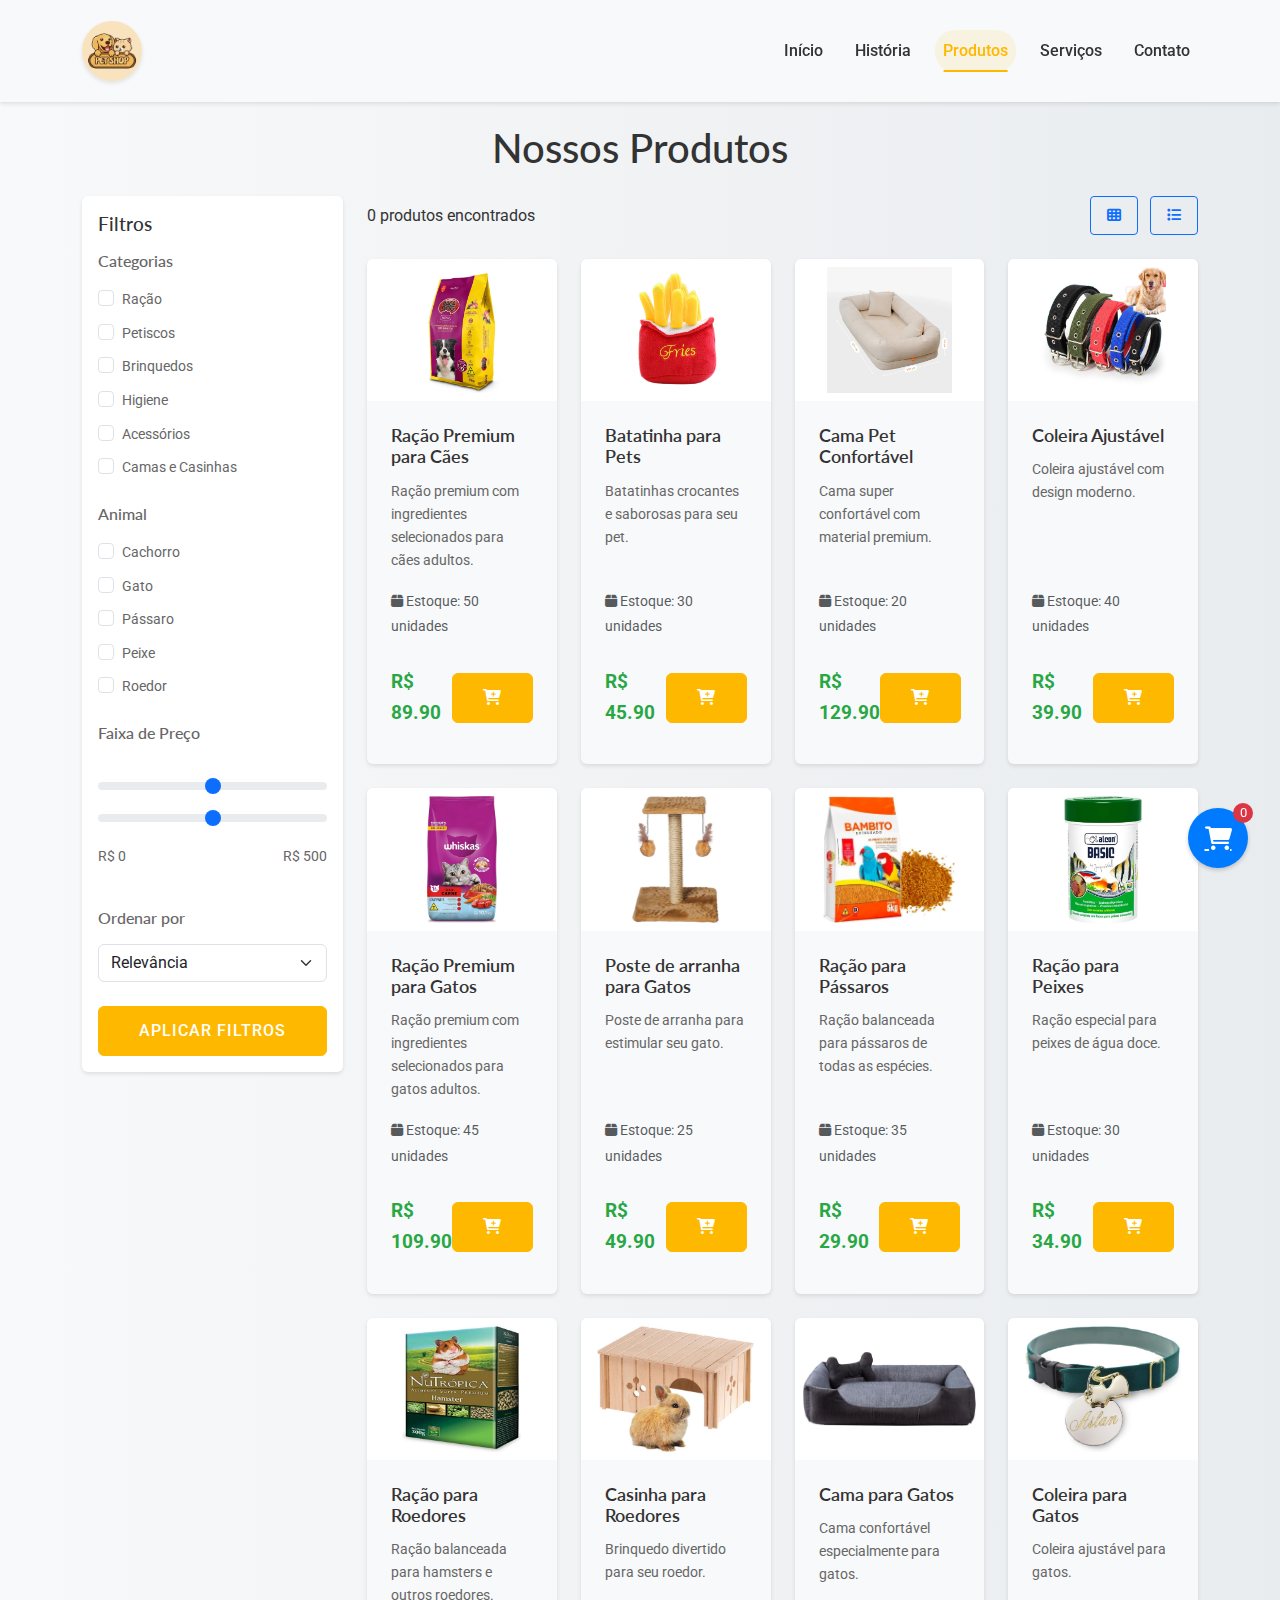
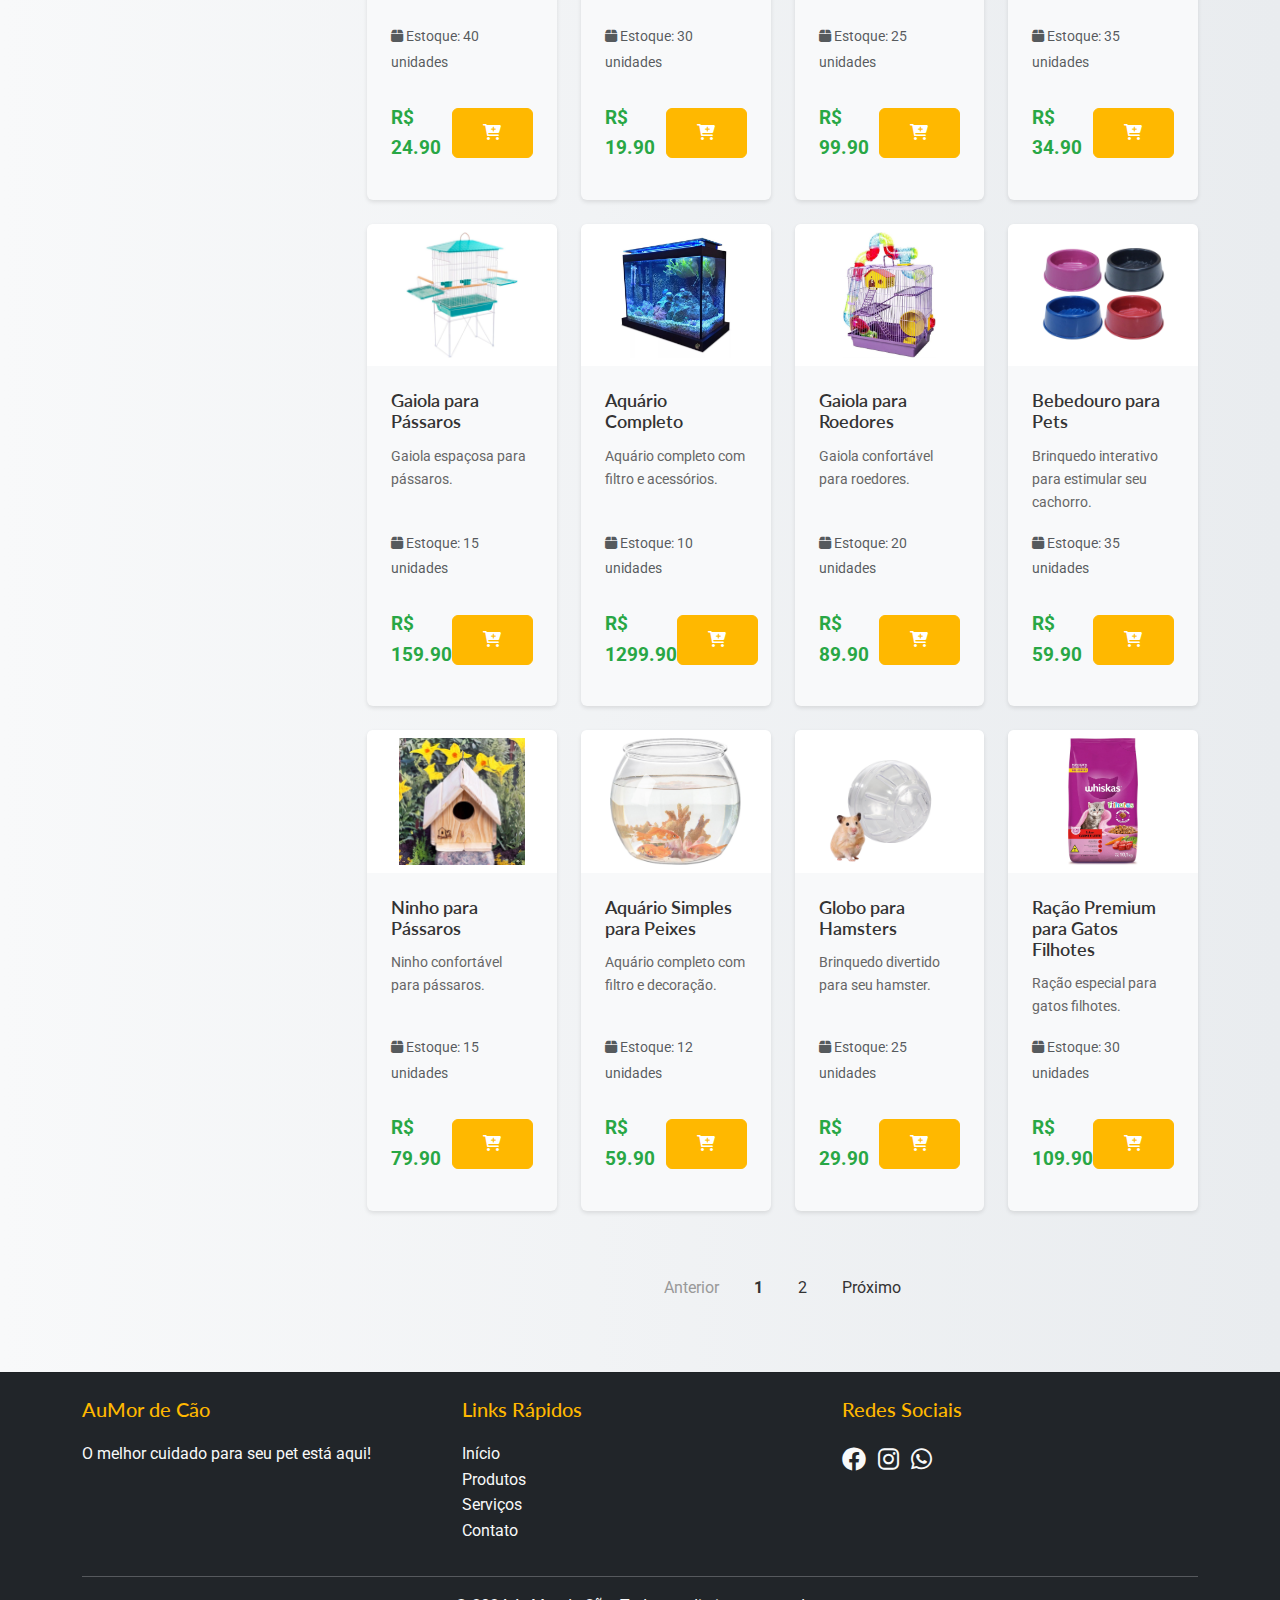
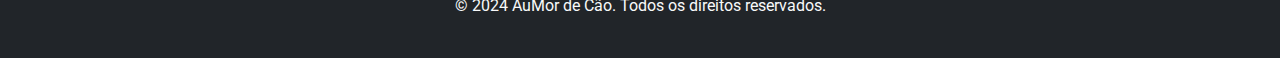
<file: produtos.html>
<!DOCTYPE html>
<html lang="pt-BR">

<head>
    <meta charset="UTF-8">
    <meta name="viewport" content="width=device-width, initial-scale=1.0">
    <title>Produtos - AuMor de Cão</title>
    <!-- Favicons -->
    <link rel="apple-touch-icon" sizes="180x180" href="img/favicon/apple-touch-icon.png">
    <link rel="icon" type="image/png" sizes="32x32" href="img/favicon/favicon-32x32.png">
    <link rel="icon" type="image/png" sizes="16x16" href="img/favicon/favicon-16x16.png">
    <link rel="manifest" href="img/favicon/site.webmanifest">
    <!-- Bootstrap CSS -->
    <link href="https://cdn.jsdelivr.net/npm/bootstrap@5.3.0/dist/css/bootstrap.min.css" rel="stylesheet">
    <!-- Font Awesome -->
    <link rel="stylesheet" href="https://cdnjs.cloudflare.com/ajax/libs/font-awesome/6.0.0/css/all.min.css">
    <!-- Custom CSS -->
    <link rel="stylesheet" href="css/style.css">
</head>

<body>
    <!-- Navbar -->
    <nav class="navbar navbar-expand-lg navbar-light bg-light fixed-top">
        <div class="container">
            <a class="navbar-brand" href="index.html">
                <img src="img/logo.jpg" alt="AuMor de Cão" height="50">
            </a>
            <button class="navbar-toggler" type="button" data-bs-toggle="collapse" data-bs-target="#navbarNav">
                <span class="navbar-toggler-icon"></span>
            </button>
            <div class="collapse navbar-collapse" id="navbarNav">
                <ul class="navbar-nav ms-auto">
                    <li class="nav-item">
                        <a class="nav-link" href="index.html">Início</a>
                    </li>
                    <li class="nav-item">
                        <a class="nav-link" href="index.html#historia">História</a>
                    </li>
                    <li class="nav-item">
                        <a class="nav-link active" href="produtos.html">Produtos</a>
                    </li>
                    <li class="nav-item">
                        <a class="nav-link" href="servicos.html">Serviços</a>
                    </li>
                    <li class="nav-item">
                        <a class="nav-link" href="contato.html">Contato</a>
                    </li>
                </ul>
            </div>
        </div>
    </nav>

    <!-- Produtos Header -->
    <section class="produtos-header py-5">
        <div class="container">
            <h1 class="text-center mb-4">Nossos Produtos</h1>
            <div class="row">
                <!-- Filtros -->
                <div class="col-lg-3 mb-4">
                    <div class="filtros-container p-3 rounded">
                        <h4 class="mb-3">Filtros</h4>

                        <!-- Categoria -->
                        <div class="mb-4">
                            <h5>Categorias</h5>
                            <div class="form-check">
                                <input class="form-check-input filtro-categoria" type="checkbox" value="racao"
                                    id="filtroRacao">
                                <label class="form-check-label" for="filtroRacao">Ração</label>
                            </div>
                            <div class="form-check">
                                <input class="form-check-input filtro-categoria" type="checkbox" value="petiscos"
                                    id="filtroPetiscos">
                                <label class="form-check-label" for="filtroPetiscos">Petiscos</label>
                            </div>
                            <div class="form-check">
                                <input class="form-check-input filtro-categoria" type="checkbox" value="brinquedos"
                                    id="filtroBrinquedos">
                                <label class="form-check-label" for="filtroBrinquedos">Brinquedos</label>
                            </div>
                            <div class="form-check">
                                <input class="form-check-input filtro-categoria" type="checkbox" value="higiene"
                                    id="filtroHigiene">
                                <label class="form-check-label" for="filtroHigiene">Higiene</label>
                            </div>
                            <div class="form-check">
                                <input class="form-check-input filtro-categoria" type="checkbox" value="acessorios"
                                    id="filtroAcessorios">
                                <label class="form-check-label" for="filtroAcessorios">Acessórios</label>
                            </div>
                            <div class="form-check">
                                <input class="form-check-input filtro-categoria" type="checkbox" value="camas"
                                    id="filtroCamas">
                                <label class="form-check-label" for="filtroCamas">Camas e Casinhas</label>
                            </div>
                        </div>

                        <!-- Animal -->
                        <div class="mb-4">
                            <h5>Animal</h5>
                            <div class="form-check">
                                <input class="form-check-input filtro-animal" type="checkbox" value="cachorro"
                                    id="filtroCachorro">
                                <label class="form-check-label" for="filtroCachorro">Cachorro</label>
                            </div>
                            <div class="form-check">
                                <input class="form-check-input filtro-animal" type="checkbox" value="gato"
                                    id="filtroGato">
                                <label class="form-check-label" for="filtroGato">Gato</label>
                            </div>
                            <div class="form-check">
                                <input class="form-check-input filtro-animal" type="checkbox" value="passaro"
                                    id="filtroPassaro">
                                <label class="form-check-label" for="filtroPassaro">Pássaro</label>
                            </div>
                            <div class="form-check">
                                <input class="form-check-input filtro-animal" type="checkbox" value="peixe"
                                    id="filtroPeixe">
                                <label class="form-check-label" for="filtroPeixe">Peixe</label>
                            </div>
                            <div class="form-check">
                                <input class="form-check-input filtro-animal" type="checkbox" value="roedor"
                                    id="filtroRoedor">
                                <label class="form-check-label" for="filtroRoedor">Roedor</label>
                            </div>
                        </div>

                        <!-- Preço -->
                        <div class="mb-4">
                            <h5>Faixa de Preço</h5>
                            <div class="range-slider">
                                <input type="range" class="form-range" id="precoMin" min="0" max="500" step="10">
                                <input type="range" class="form-range" id="precoMax" min="0" max="500" step="10">
                                <div class="preco-valores mt-2">
                                    <span>R$ <span id="precoMinValor">0</span></span>
                                    <span>R$ <span id="precoMaxValor">500</span></span>
                                </div>
                            </div>
                        </div>

                        <!-- Ordenação -->
                        <div class="mb-4">
                            <h5>Ordenar por</h5>
                            <select class="form-select" id="ordenacao">
                                <option value="relevancia">Relevância</option>
                                <option value="precoMenor">Menor Preço</option>
                                <option value="precoMaior">Maior Preço</option>
                                <option value="nomeAZ">Nome (A-Z)</option>
                                <option value="nomeZA">Nome (Z-A)</option>
                            </select>
                        </div>

                        <button class="btn btn-primary w-100" id="aplicarFiltros">
                            Aplicar Filtros
                        </button>
                    </div>
                </div>

                <!-- Lista de Produtos -->
                <div class="col-lg-9">
                    <div class="row mb-4">
                        <div class="col">
                            <div class="d-flex justify-content-between align-items-center">
                                <p class="mb-0"><span id="totalProdutos">0</span> produtos encontrados</p>
                                <div class="view-options">
                                    <button class="btn btn-outline-primary btn-sm me-2" data-view="grid">
                                        <i class="fas fa-th"></i>
                                    </button>
                                    <button class="btn btn-outline-primary btn-sm" data-view="list">
                                        <i class="fas fa-list"></i>
                                    </button>
                                </div>
                            </div>
                        </div>
                    </div>

                    <!-- Grid de Produtos -->
                    <div class="row" id="produtos-grid">
                        <!-- Produtos serão carregados via JavaScript -->
                    </div>

                    <!-- Paginação -->
                    <nav aria-label="Navegação de páginas" class="mt-4">
                        <ul class="pagination justify-content-center" id="paginacao">
                            <!-- Paginação será gerada via JavaScript -->
                        </ul>
                    </nav>
                </div>
            </div>
        </div>
    </section>

    <!-- Footer -->
    <footer class="bg-dark text-light py-4">
        <div class="container">
            <div class="row">
                <div class="col-md-4">
                    <h5>AuMor de Cão</h5>
                    <p>O melhor cuidado para seu pet está aqui!</p>
                </div>
                <div class="col-md-4">
                    <h5>Links Rápidos</h5>
                    <ul class="list-unstyled">
                        <li><a href="index.html" class="text-light">Início</a></li>
                        <li><a href="produtos.html" class="text-light">Produtos</a></li>
                        <li><a href="servicos.html" class="text-light">Serviços</a></li>
                        <li><a href="contato.html" class="text-light">Contato</a></li>
                    </ul>
                </div>
                <div class="col-md-4">
                    <h5>Redes Sociais</h5>
                    <div class="social-links">
                        <a href="#" class="text-light me-2"><i class="fab fa-facebook"></i></a>
                        <a href="#" class="text-light me-2"><i class="fab fa-instagram"></i></a>
                        <a href="#" class="text-light me-2"><i class="fab fa-whatsapp"></i></a>
                    </div>
                </div>
            </div>
            <hr>
            <div class="text-center">
                <p>&copy; 2024 AuMor de Cão. Todos os direitos reservados.</p>
            </div>
        </div>
    </footer>

    <!-- Ícone do Carrinho -->
    <a href="carrinho.html" class="carrinho-icon">
        <i class="fas fa-shopping-cart"></i>
        <span class="carrinho-contador" id="carrinho-contador">0</span>
    </a>

    <!-- Bootstrap JS -->
    <script src="https://cdn.jsdelivr.net/npm/bootstrap@5.3.0/dist/js/bootstrap.bundle.min.js"></script>
    <!-- Custom JS -->
    <script src="js/produtos.js"></script>
</body>

</html>
</file>
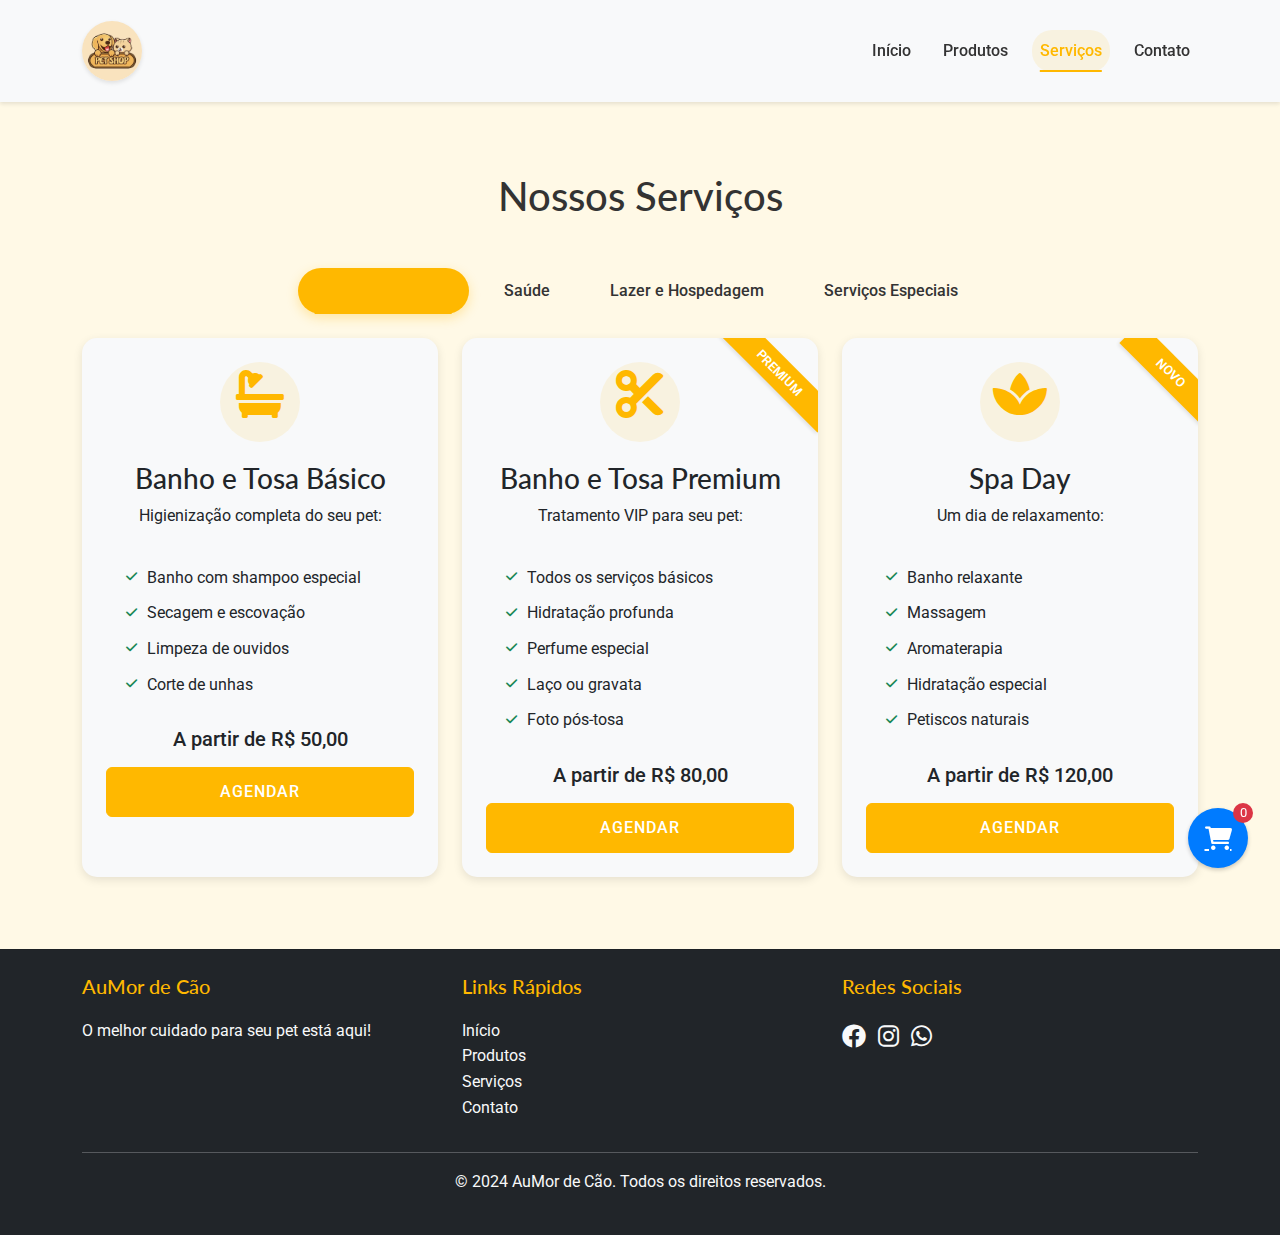
<file: servicos.html>
<!DOCTYPE html>
<html lang="pt-BR">

<head>
    <meta charset="UTF-8">
    <meta name="viewport" content="width=device-width, initial-scale=1.0">
    <title>Serviços - AuMor de Cão</title>
    <!-- Favicons -->
    <link rel="apple-touch-icon" sizes="180x180" href="img/favicon/apple-touch-icon.png">
    <link rel="icon" type="image/png" sizes="32x32" href="img/favicon/favicon-32x32.png">
    <link rel="icon" type="image/png" sizes="16x16" href="img/favicon/favicon-16x16.png">
    <link rel="manifest" href="img/favicon/site.webmanifest">
    <!-- Bootstrap CSS -->
    <link href="https://cdn.jsdelivr.net/npm/bootstrap@5.3.0/dist/css/bootstrap.min.css" rel="stylesheet">
    <!-- Font Awesome -->
    <link rel="stylesheet" href="https://cdnjs.cloudflare.com/ajax/libs/font-awesome/6.0.0/css/all.min.css">
    <!-- Custom CSS -->
    <link rel="stylesheet" href="css/style.css">
</head>

<body>
    <!-- Navbar -->
    <nav class="navbar navbar-expand-lg navbar-light bg-light fixed-top">
        <div class="container">
            <a class="navbar-brand" href="index.html">
                <img src="img/logo.jpg" alt="AuMor de Cão" height="50">
            </a>
            <button class="navbar-toggler" type="button" data-bs-toggle="collapse" data-bs-target="#navbarNav">
                <span class="navbar-toggler-icon"></span>
            </button>
            <div class="collapse navbar-collapse" id="navbarNav">
                <ul class="navbar-nav ms-auto">
                    <li class="nav-item">
                        <a class="nav-link" href="index.html">Início</a>
                    </li>
                    <li class="nav-item">
                        <a class="nav-link" href="produtos.html">Produtos</a>
                    </li>
                    <li class="nav-item">
                        <a class="nav-link active" href="servicos.html">Serviços</a>
                    </li>
                    <li class="nav-item">
                        <a class="nav-link" href="contato.html">Contato</a>
                    </li>
                </ul>
            </div>
        </div>
    </nav>

    <!-- Conteúdo Principal -->
    <div class="container mt-5 pt-5">
        <h1 class="text-center mb-5">Nossos Serviços</h1>

        <!-- Categorias de Serviços -->
        <ul class="nav nav-pills mb-4 justify-content-center" id="servicosTabs">
            <li class="nav-item">
                <a class="nav-link active" data-bs-toggle="pill" href="#higiene">Higiene e Beleza</a>
            </li>
            <li class="nav-item">
                <a class="nav-link" data-bs-toggle="pill" href="#saude">Saúde</a>
            </li>
            <li class="nav-item">
                <a class="nav-link" data-bs-toggle="pill" href="#lazer">Lazer e Hospedagem</a>
            </li>
            <li class="nav-item">
                <a class="nav-link" data-bs-toggle="pill" href="#especiais">Serviços Especiais</a>
            </li>
        </ul>

        <!-- Conteúdo das Categorias -->
        <div class="tab-content">
            <!-- Higiene e Beleza -->
            <div class="tab-pane fade show active" id="higiene">
                <div class="row">
                    <!-- Banho e Tosa Básico -->
                    <div class="col-md-4 mb-4">
                        <div class="card servico-card h-100">
                            <div class="card-body text-center">
                                <div class="servico-icon">
                                    <i class="fas fa-bath fa-3x mb-3"></i>
                                </div>
                                <h3 class="card-title">Banho e Tosa Básico</h3>
                                <p class="card-text">Higienização completa do seu pet:</p>
                                <ul class="list-unstyled">
                                    <li><i class="fas fa-check text-success"></i> Banho com shampoo especial</li>
                                    <li><i class="fas fa-check text-success"></i> Secagem e escovação</li>
                                    <li><i class="fas fa-check text-success"></i> Limpeza de ouvidos</li>
                                    <li><i class="fas fa-check text-success"></i> Corte de unhas</li>
                                </ul>
                                <p class="h5 mb-3">A partir de R$ 50,00</p>
                                <button class="btn btn-primary"
                                    onclick="agendarServico('banho-basico')">Agendar</button>
                            </div>
                        </div>
                    </div>

                    <!-- Banho e Tosa Premium -->
                    <div class="col-md-4 mb-4">
                        <div class="card servico-card h-100">
                            <div class="ribbon">Premium</div>
                            <div class="card-body text-center">
                                <div class="servico-icon">
                                    <i class="fas fa-cut fa-3x mb-3"></i>
                                </div>
                                <h3 class="card-title">Banho e Tosa Premium</h3>
                                <p class="card-text">Tratamento VIP para seu pet:</p>
                                <ul class="list-unstyled">
                                    <li><i class="fas fa-check text-success"></i> Todos os serviços básicos</li>
                                    <li><i class="fas fa-check text-success"></i> Hidratação profunda</li>
                                    <li><i class="fas fa-check text-success"></i> Perfume especial</li>
                                    <li><i class="fas fa-check text-success"></i> Laço ou gravata</li>
                                    <li><i class="fas fa-check text-success"></i> Foto pós-tosa</li>
                                </ul>
                                <p class="h5 mb-3">A partir de R$ 80,00</p>
                                <button class="btn btn-primary"
                                    onclick="agendarServico('banho-premium')">Agendar</button>
                            </div>
                        </div>
                    </div>

                    <!-- Spa Day -->
                    <div class="col-md-4 mb-4">
                        <div class="card servico-card h-100">
                            <div class="ribbon">Novo</div>
                            <div class="card-body text-center">
                                <div class="servico-icon">
                                    <i class="fas fa-spa fa-3x mb-3"></i>
                                </div>
                                <h3 class="card-title">Spa Day</h3>
                                <p class="card-text">Um dia de relaxamento:</p>
                                <ul class="list-unstyled">
                                    <li><i class="fas fa-check text-success"></i> Banho relaxante</li>
                                    <li><i class="fas fa-check text-success"></i> Massagem</li>
                                    <li><i class="fas fa-check text-success"></i> Aromaterapia</li>
                                    <li><i class="fas fa-check text-success"></i> Hidratação especial</li>
                                    <li><i class="fas fa-check text-success"></i> Petiscos naturais</li>
                                </ul>
                                <p class="h5 mb-3">A partir de R$ 120,00</p>
                                <button class="btn btn-primary" onclick="agendarServico('spa')">Agendar</button>
                            </div>
                        </div>
                    </div>
                </div>
            </div>

            <!-- Saúde -->
            <div class="tab-pane fade" id="saude">
                <div class="row">
                    <!-- Consulta Veterinária -->
                    <div class="col-md-4 mb-4">
                        <div class="card servico-card h-100">
                            <div class="card-body text-center">
                                <div class="servico-icon">
                                    <i class="fas fa-stethoscope fa-3x mb-3"></i>
                                </div>
                                <h3 class="card-title">Consulta Veterinária</h3>
                                <p class="card-text">Atendimento completo:</p>
                                <ul class="list-unstyled">
                                    <li><i class="fas fa-check text-success"></i> Exame clínico</li>
                                    <li><i class="fas fa-check text-success"></i> Vacinação</li>
                                    <li><i class="fas fa-check text-success"></i> Vermifugação</li>
                                    <li><i class="fas fa-check text-success"></i> Orientações</li>
                                </ul>
                                <p class="h5 mb-3">A partir de R$ 100,00</p>
                                <button class="btn btn-primary" onclick="agendarServico('consulta')">Agendar</button>
                            </div>
                        </div>
                    </div>

                    <!-- Exames Laboratoriais -->
                    <div class="col-md-4 mb-4">
                        <div class="card servico-card h-100">
                            <div class="card-body text-center">
                                <div class="servico-icon">
                                    <i class="fas fa-microscope fa-3x mb-3"></i>
                                </div>
                                <h3 class="card-title">Exames Laboratoriais</h3>
                                <p class="card-text">Diagnóstico preciso:</p>
                                <ul class="list-unstyled">
                                    <li><i class="fas fa-check text-success"></i> Hemograma</li>
                                    <li><i class="fas fa-check text-success"></i> Bioquímico</li>
                                    <li><i class="fas fa-check text-success"></i> Urina</li>
                                    <li><i class="fas fa-check text-success"></i> Fezes</li>
                                </ul>
                                <p class="h5 mb-3">A partir de R$ 80,00</p>
                                <button class="btn btn-primary" onclick="agendarServico('exames')">Agendar</button>
                            </div>
                        </div>
                    </div>

                    <!-- Fisioterapia -->
                    <div class="col-md-4 mb-4">
                        <div class="card servico-card h-100">
                            <div class="ribbon">Novo</div>
                            <div class="card-body text-center">
                                <div class="servico-icon">
                                    <i class="fas fa-hand-holding-heart fa-3x mb-3"></i>
                                </div>
                                <h3 class="card-title">Fisioterapia</h3>
                                <p class="card-text">Reabilitação especializada:</p>
                                <ul class="list-unstyled">
                                    <li><i class="fas fa-check text-success"></i> Avaliação física</li>
                                    <li><i class="fas fa-check text-success"></i> Hidroterapia</li>
                                    <li><i class="fas fa-check text-success"></i> Eletroterapia</li>
                                    <li><i class="fas fa-check text-success"></i> Exercícios</li>
                                </ul>
                                <p class="h5 mb-3">A partir de R$ 90,00</p>
                                <button class="btn btn-primary"
                                    onclick="agendarServico('fisioterapia')">Agendar</button>
                            </div>
                        </div>
                    </div>
                </div>
            </div>

            <!-- Lazer e Hospedagem -->
            <div class="tab-pane fade" id="lazer">
                <div class="row">
                    <!-- Creche -->
                    <div class="col-md-4 mb-4">
                        <div class="card servico-card h-100">
                            <div class="card-body text-center">
                                <div class="servico-icon">
                                    <i class="fas fa-home fa-3x mb-3"></i>
                                </div>
                                <h3 class="card-title">Creche</h3>
                                <p class="card-text">Diversão garantida:</p>
                                <ul class="list-unstyled">
                                    <li><i class="fas fa-check text-success"></i> Socialização</li>
                                    <li><i class="fas fa-check text-success"></i> Atividades lúdicas</li>
                                    <li><i class="fas fa-check text-success"></i> Alimentação</li>
                                    <li><i class="fas fa-check text-success"></i> Monitoramento</li>
                                </ul>
                                <p class="h5 mb-3">R$ 50,00/dia</p>
                                <button class="btn btn-primary" onclick="agendarServico('creche')">Agendar</button>
                            </div>
                        </div>
                    </div>

                    <!-- Hotel -->
                    <div class="col-md-4 mb-4">
                        <div class="card servico-card h-100">
                            <div class="card-body text-center">
                                <div class="servico-icon">
                                    <i class="fas fa-hotel fa-3x mb-3"></i>
                                </div>
                                <h3 class="card-title">Hotel</h3>
                                <p class="card-text">Hospedagem completa:</p>
                                <ul class="list-unstyled">
                                    <li><i class="fas fa-check text-success"></i> Suítes climatizadas</li>
                                    <li><i class="fas fa-check text-success"></i> Monitoramento 24h</li>
                                    <li><i class="fas fa-check text-success"></i> Alimentação premium</li>
                                    <li><i class="fas fa-check text-success"></i> Passeios diários</li>
                                </ul>
                                <p class="h5 mb-3">A partir de R$ 80,00/dia</p>
                                <button class="btn btn-primary" onclick="agendarServico('hotel')">Reservar</button>
                            </div>
                        </div>
                    </div>

                    <!-- Adestramento -->
                    <div class="col-md-4 mb-4">
                        <div class="card servico-card h-100">
                            <div class="card-body text-center">
                                <div class="servico-icon">
                                    <i class="fas fa-graduation-cap fa-3x mb-3"></i>
                                </div>
                                <h3 class="card-title">Adestramento</h3>
                                <p class="card-text">Educação personalizada:</p>
                                <ul class="list-unstyled">
                                    <li><i class="fas fa-check text-success"></i> Avaliação comportamental</li>
                                    <li><i class="fas fa-check text-success"></i> Treino individual</li>
                                    <li><i class="fas fa-check text-success"></i> Socialização</li>
                                    <li><i class="fas fa-check text-success"></i> Orientação aos tutores</li>
                                </ul>
                                <p class="h5 mb-3">A partir de R$ 100,00/aula</p>
                                <button class="btn btn-primary"
                                    onclick="agendarServico('adestramento')">Agendar</button>
                            </div>
                        </div>
                    </div>
                </div>
            </div>

            <!-- Serviços Especiais -->
            <div class="tab-pane fade" id="especiais">
                <div class="row">
                    <!-- Festa de Aniversário -->
                    <div class="col-md-4 mb-4">
                        <div class="card servico-card h-100">
                            <div class="ribbon">Novo</div>
                            <div class="card-body text-center">
                                <div class="servico-icon">
                                    <i class="fas fa-birthday-cake fa-3x mb-3"></i>
                                </div>
                                <h3 class="card-title">Festa de Aniversário</h3>
                                <p class="card-text">Celebração especial:</p>
                                <ul class="list-unstyled">
                                    <li><i class="fas fa-check text-success"></i> Decoração temática</li>
                                    <li><i class="fas fa-check text-success"></i> Bolo para pets</li>
                                    <li><i class="fas fa-check text-success"></i> Petiscos especiais</li>
                                    <li><i class="fas fa-check text-success"></i> Lembrancinhas</li>
                                </ul>
                                <p class="h5 mb-3">A partir de R$ 200,00</p>
                                <button class="btn btn-primary" onclick="agendarServico('festa')">Reservar</button>
                            </div>
                        </div>
                    </div>

                    <!-- Fotografia Pet -->
                    <div class="col-md-4 mb-4">
                        <div class="card servico-card h-100">
                            <div class="card-body text-center">
                                <div class="servico-icon">
                                    <i class="fas fa-camera fa-3x mb-3"></i>
                                </div>
                                <h3 class="card-title">Fotografia Pet</h3>
                                <p class="card-text">Eternize momentos:</p>
                                <ul class="list-unstyled">
                                    <li><i class="fas fa-check text-success"></i> Ensaio profissional</li>
                                    <li><i class="fas fa-check text-success"></i> Cenários temáticos</li>
                                    <li><i class="fas fa-check text-success"></i> Fotos digitais</li>
                                    <li><i class="fas fa-check text-success"></i> Álbum impresso</li>
                                </ul>
                                <p class="h5 mb-3">A partir de R$ 150,00</p>
                                <button class="btn btn-primary" onclick="agendarServico('foto')">Agendar</button>
                            </div>
                        </div>
                    </div>

                    <!-- Taxi Dog -->
                    <div class="col-md-4 mb-4">
                        <div class="card servico-card h-100">
                            <div class="card-body text-center">
                                <div class="servico-icon">
                                    <i class="fas fa-car fa-3x mb-3"></i>
                                </div>
                                <h3 class="card-title">Taxi Dog</h3>
                                <p class="card-text">Transporte seguro:</p>
                                <ul class="list-unstyled">
                                    <li><i class="fas fa-check text-success"></i> Busca e entrega</li>
                                    <li><i class="fas fa-check text-success"></i> Veículo adaptado</li>
                                    <li><i class="fas fa-check text-success"></i> Motorista especializado</li>
                                    <li><i class="fas fa-check text-success"></i> Monitoramento</li>
                                </ul>
                                <p class="h5 mb-3">A partir de R$ 30,00</p>
                                <button class="btn btn-primary" onclick="agendarServico('taxi')">Solicitar</button>
                            </div>
                        </div>
                    </div>
                </div>
            </div>
        </div>

        <!-- Modal de Agendamento -->
        <div class="modal fade" id="modalAgendamento" tabindex="-1">
            <div class="modal-dialog">
                <div class="modal-content">
                    <div class="modal-header">
                        <h5 class="modal-title">Agendar Serviço</h5>
                        <button type="button" class="btn-close" data-bs-dismiss="modal"></button>
                    </div>
                    <div class="modal-body">
                        <form id="formAgendamento">
                            <div class="mb-3">
                                <label for="nome" class="form-label">Nome do Tutor</label>
                                <input type="text" class="form-control" id="nome" required>
                            </div>
                            <div class="mb-3">
                                <label for="email" class="form-label">Email</label>
                                <input type="email" class="form-control" id="email" required>
                            </div>
                            <div class="mb-3">
                                <label for="telefone" class="form-label">Telefone</label>
                                <input type="tel" class="form-control" id="telefone" required>
                            </div>
                            <div class="mb-3">
                                <label for="pet" class="form-label">Nome do Pet</label>
                                <input type="text" class="form-control" id="pet" required>
                            </div>
                            <div class="mb-3">
                                <label for="especie" class="form-label">Espécie</label>
                                <select class="form-select" id="especie" required>
                                    <option value="">Selecione...</option>
                                    <option value="cachorro">Cachorro</option>
                                    <option value="gato">Gato</option>
                                    <option value="outro">Outro</option>
                                </select>
                            </div>
                            <div class="mb-3">
                                <label for="data" class="form-label">Data</label>
                                <input type="date" class="form-control" id="data" required>
                            </div>
                            <div class="mb-3">
                                <label for="hora" class="form-label">Horário</label>
                                <select class="form-select" id="hora" required>
                                    <option value="">Selecione...</option>
                                    <option value="09:00">09:00</option>
                                    <option value="10:00">10:00</option>
                                    <option value="11:00">11:00</option>
                                    <option value="14:00">14:00</option>
                                    <option value="15:00">15:00</option>
                                </select>
                            </div>
                            <div class="mb-3">
                                <label for="observacoes" class="form-label">Observações</label>
                                <textarea class="form-control" id="observacoes" rows="3"></textarea>
                            </div>
                        </form>
                    </div>
                    <div class="modal-footer">
                        <button type="button" class="btn btn-secondary" data-bs-dismiss="modal">Cancelar</button>
                        <button type="button" class="btn btn-primary" onclick="confirmarAgendamento()">
                            Confirmar Agendamento
                        </button>
                    </div>
                </div>
            </div>
        </div>
    </div>

    <!-- Footer -->
    <footer class="bg-dark text-light py-4 mt-5">
        <div class="container">
            <div class="row">
                <div class="col-md-4">
                    <h5>AuMor de Cão</h5>
                    <p>O melhor cuidado para seu pet está aqui!</p>
                </div>
                <div class="col-md-4">
                    <h5>Links Rápidos</h5>
                    <ul class="list-unstyled">
                        <li><a href="index.html" class="text-light">Início</a></li>
                        <li><a href="produtos.html" class="text-light">Produtos</a></li>
                        <li><a href="servicos.html" class="text-light">Serviços</a></li>
                        <li><a href="contato.html" class="text-light">Contato</a></li>
                    </ul>
                </div>
                <div class="col-md-4">
                    <h5>Redes Sociais</h5>
                    <div class="social-links">
                        <a href="#" class="text-light me-2"><i class="fab fa-facebook"></i></a>
                        <a href="#" class="text-light me-2"><i class="fab fa-instagram"></i></a>
                        <a href="#" class="text-light me-2"><i class="fab fa-whatsapp"></i></a>
                    </div>
                </div>
            </div>
            <hr>
            <div class="text-center">
                <p>&copy; 2024 AuMor de Cão. Todos os direitos reservados.</p>
            </div>
        </div>
    </footer>

    <!-- Ícone do Carrinho -->
    <a href="carrinho.html" class="carrinho-icon">
        <i class="fas fa-shopping-cart"></i>
        <span class="carrinho-contador" id="carrinho-contador">0</span>
    </a>

    <!-- Bootstrap JS -->
    <script src="https://cdn.jsdelivr.net/npm/bootstrap@5.3.0/dist/js/bootstrap.bundle.min.js"></script>
    <!-- Custom JS -->
    <script src="js/main.js"></script>
    <script src="js/servicos.js"></script>
</body>

</html>
</file>
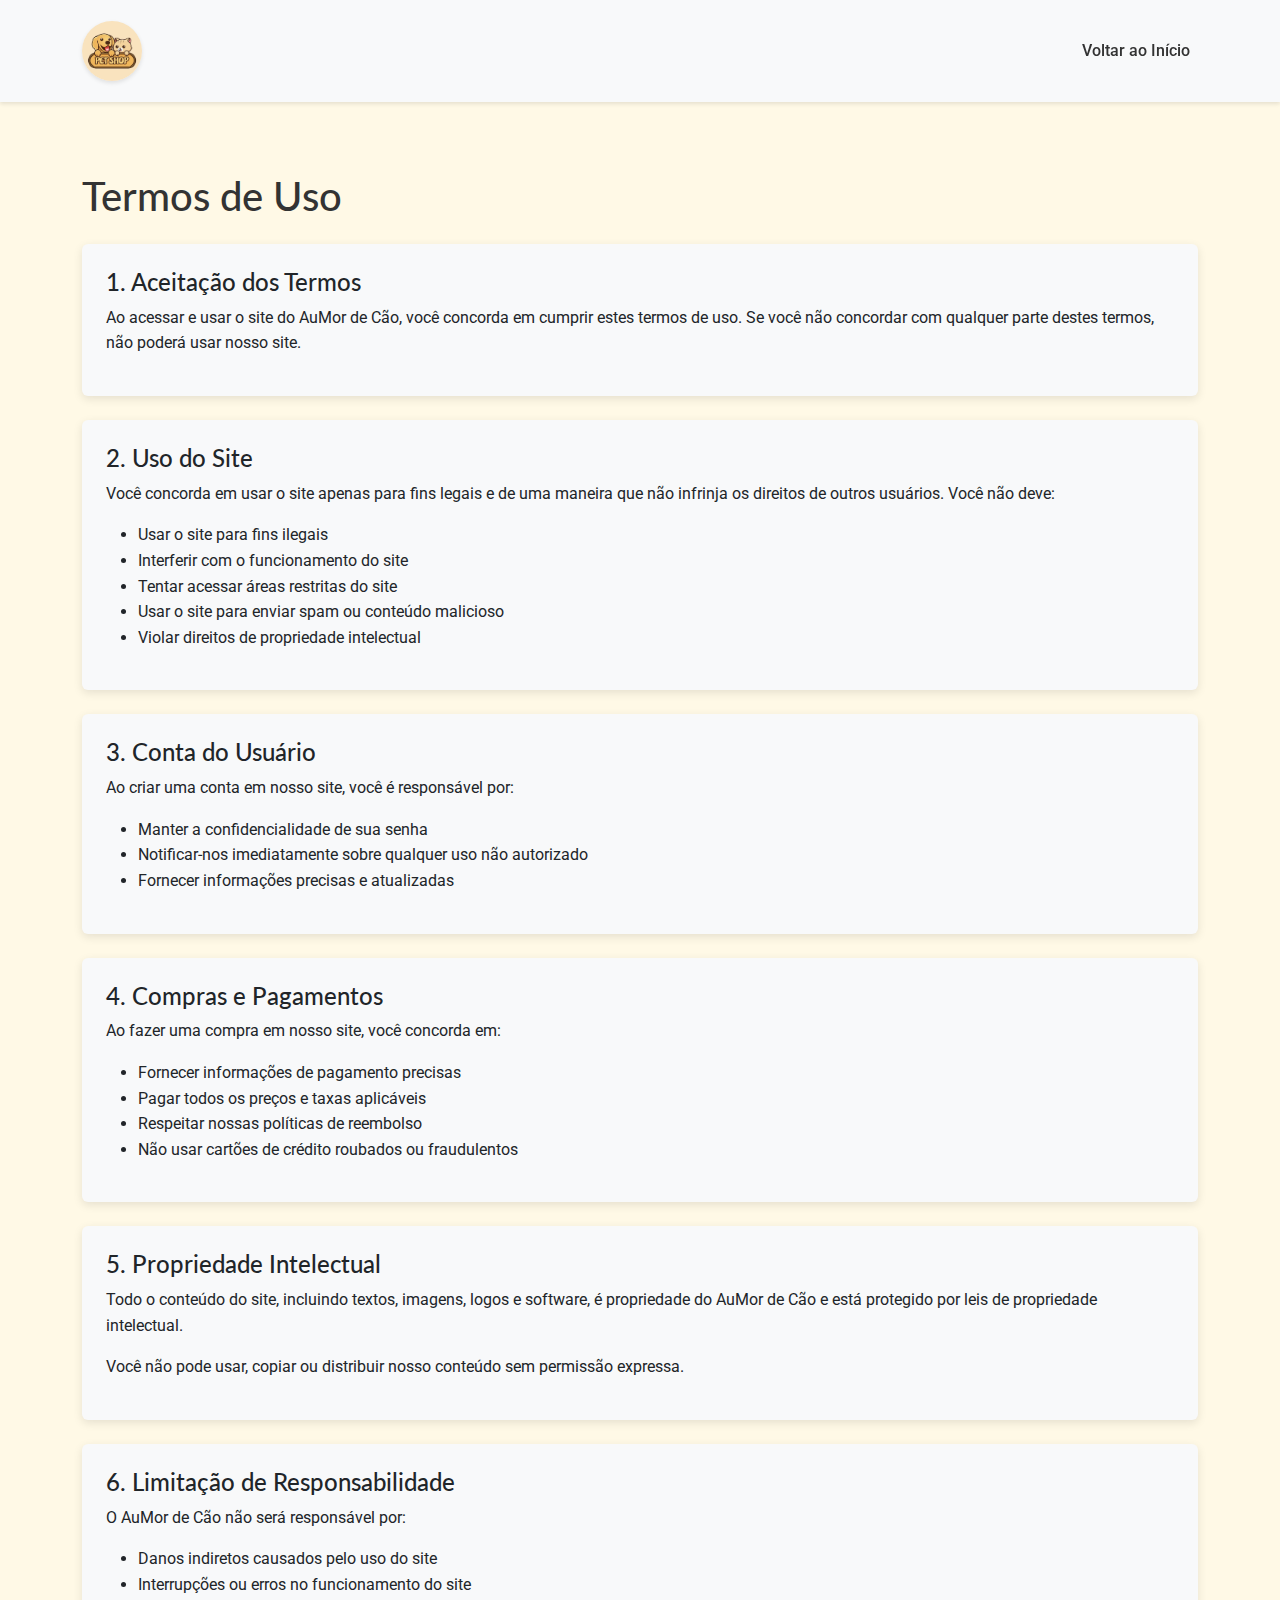
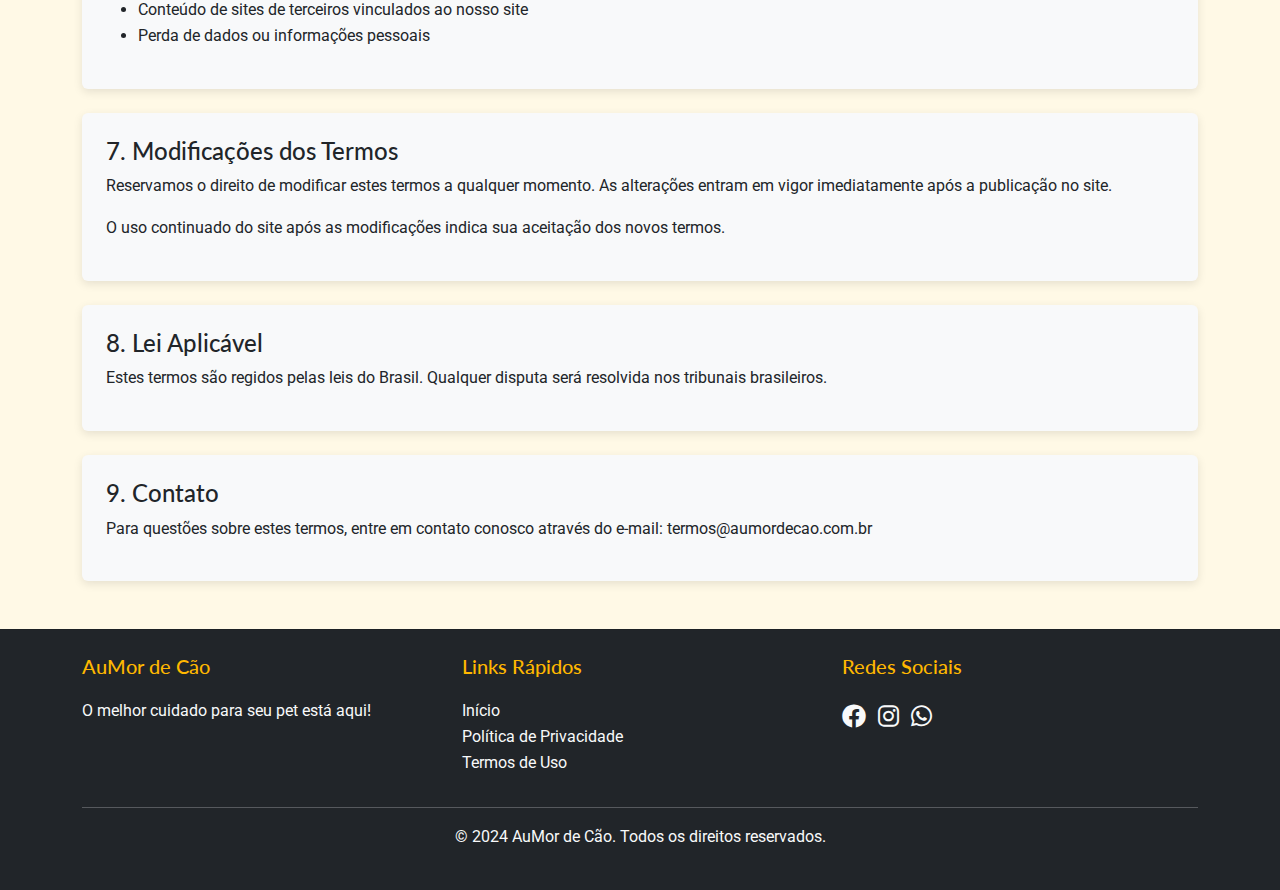
<file: termos.html>
<!DOCTYPE html>
<html lang="pt-BR">

<head>
    <meta charset="UTF-8">
    <meta name="viewport" content="width=device-width, initial-scale=1.0">
    <title>Termos de Uso - AuMor de Cão</title>
    <!-- Favicons -->
    <link rel="apple-touch-icon" sizes="180x180" href="img/favicon/apple-touch-icon.png">
    <link rel="icon" type="image/png" sizes="32x32" href="img/favicon/favicon-32x32.png">
    <link rel="icon" type="image/png" sizes="16x16" href="img/favicon/favicon-16x16.png">
    <link rel="manifest" href="img/favicon/site.webmanifest">
    <!-- Bootstrap CSS -->
    <link href="https://cdn.jsdelivr.net/npm/bootstrap@5.3.0/dist/css/bootstrap.min.css" rel="stylesheet">
    <!-- Font Awesome -->
    <link rel="stylesheet" href="https://cdnjs.cloudflare.com/ajax/libs/font-awesome/6.0.0/css/all.min.css">
    <!-- Custom CSS -->
    <link rel="stylesheet" href="css/style.css">
</head>

<body>
    <!-- Navbar -->
    <nav class="navbar navbar-expand-lg navbar-light bg-light fixed-top">
        <div class="container">
            <a class="navbar-brand" href="index.html">
                <img src="img/logo.jpg" alt="AuMor de Cão" height="50">
            </a>
            <button class="navbar-toggler" type="button" data-bs-toggle="collapse" data-bs-target="#navbarNav">
                <span class="navbar-toggler-icon"></span>
            </button>
            <div class="collapse navbar-collapse" id="navbarNav">
                <ul class="navbar-nav ms-auto">
                    <li class="nav-item">
                        <a class="nav-link" href="index.html">Voltar ao Início</a>
                    </li>
                </ul>
            </div>
        </div>
    </nav>

    <!-- Conteúdo -->
    <div class="container mt-5 pt-5">
        <h1 class="mb-4">Termos de Uso</h1>

        <div class="card mb-4">
            <div class="card-body">
                <h2 class="h4">1. Aceitação dos Termos</h2>
                <p>Ao acessar e usar o site do AuMor de Cão, você concorda em cumprir estes termos de uso. Se você não
                    concordar com qualquer parte destes termos, não poderá usar nosso site.</p>
            </div>
        </div>

        <div class="card mb-4">
            <div class="card-body">
                <h2 class="h4">2. Uso do Site</h2>
                <p>Você concorda em usar o site apenas para fins legais e de uma maneira que não infrinja os direitos de
                    outros usuários. Você não deve:</p>
                <ul>
                    <li>Usar o site para fins ilegais</li>
                    <li>Interferir com o funcionamento do site</li>
                    <li>Tentar acessar áreas restritas do site</li>
                    <li>Usar o site para enviar spam ou conteúdo malicioso</li>
                    <li>Violar direitos de propriedade intelectual</li>
                </ul>
            </div>
        </div>

        <div class="card mb-4">
            <div class="card-body">
                <h2 class="h4">3. Conta do Usuário</h2>
                <p>Ao criar uma conta em nosso site, você é responsável por:</p>
                <ul>
                    <li>Manter a confidencialidade de sua senha</li>
                    <li>Notificar-nos imediatamente sobre qualquer uso não autorizado</li>
                    <li>Fornecer informações precisas e atualizadas</li>
                </ul>
            </div>
        </div>

        <div class="card mb-4">
            <div class="card-body">
                <h2 class="h4">4. Compras e Pagamentos</h2>
                <p>Ao fazer uma compra em nosso site, você concorda em:</p>
                <ul>
                    <li>Fornecer informações de pagamento precisas</li>
                    <li>Pagar todos os preços e taxas aplicáveis</li>
                    <li>Respeitar nossas políticas de reembolso</li>
                    <li>Não usar cartões de crédito roubados ou fraudulentos</li>
                </ul>
            </div>
        </div>

        <div class="card mb-4">
            <div class="card-body">
                <h2 class="h4">5. Propriedade Intelectual</h2>
                <p>Todo o conteúdo do site, incluindo textos, imagens, logos e software, é propriedade do AuMor de Cão e
                    está protegido por leis de propriedade intelectual.</p>
                <p>Você não pode usar, copiar ou distribuir nosso conteúdo sem permissão expressa.</p>
            </div>
        </div>

        <div class="card mb-4">
            <div class="card-body">
                <h2 class="h4">6. Limitação de Responsabilidade</h2>
                <p>O AuMor de Cão não será responsável por:</p>
                <ul>
                    <li>Danos indiretos causados pelo uso do site</li>
                    <li>Interrupções ou erros no funcionamento do site</li>
                    <li>Conteúdo de sites de terceiros vinculados ao nosso site</li>
                    <li>Perda de dados ou informações pessoais</li>
                </ul>
            </div>
        </div>

        <div class="card mb-4">
            <div class="card-body">
                <h2 class="h4">7. Modificações dos Termos</h2>
                <p>Reservamos o direito de modificar estes termos a qualquer momento. As alterações entram em vigor
                    imediatamente após a publicação no site.</p>
                <p>O uso continuado do site após as modificações indica sua aceitação dos novos termos.</p>
            </div>
        </div>

        <div class="card mb-4">
            <div class="card-body">
                <h2 class="h4">8. Lei Aplicável</h2>
                <p>Estes termos são regidos pelas leis do Brasil. Qualquer disputa será resolvida nos tribunais
                    brasileiros.</p>
            </div>
        </div>

        <div class="card mb-4">
            <div class="card-body">
                <h2 class="h4">9. Contato</h2>
                <p>Para questões sobre estes termos, entre em contato conosco através do e-mail:
                    termos@aumordecao.com.br</p>
            </div>
        </div>
    </div>

    <!-- Footer -->
    <footer class="bg-dark text-light py-4 mt-5">
        <div class="container">
            <div class="row">
                <div class="col-md-4">
                    <h5>AuMor de Cão</h5>
                    <p>O melhor cuidado para seu pet está aqui!</p>
                </div>
                <div class="col-md-4">
                    <h5>Links Rápidos</h5>
                    <ul class="list-unstyled">
                        <li><a href="index.html" class="text-light">Início</a></li>
                        <li><a href="privacidade.html" class="text-light">Política de Privacidade</a></li>
                        <li><a href="termos.html" class="text-light">Termos de Uso</a></li>
                    </ul>
                </div>
                <div class="col-md-4">
                    <h5>Redes Sociais</h5>
                    <div class="social-links">
                        <a href="#" class="text-light me-2"><i class="fab fa-facebook"></i></a>
                        <a href="#" class="text-light me-2"><i class="fab fa-instagram"></i></a>
                        <a href="#" class="text-light me-2"><i class="fab fa-whatsapp"></i></a>
                    </div>
                </div>
            </div>
            <hr>
            <div class="text-center">
                <p>&copy; 2024 AuMor de Cão. Todos os direitos reservados.</p>
            </div>
        </div>
    </footer>

    <!-- Bootstrap JS -->
    <script src="https://cdn.jsdelivr.net/npm/bootstrap@5.3.0/dist/js/bootstrap.bundle.min.js"></script>
</body>

</html>
</file>
<file: css/style.css>
/* Importação de Fontes */
@import url("https://fonts.googleapis.com/css2?family=Roboto:wght@300;400;500;700&family=Lato:wght@300;400;700&display=swap");

/* Estilos Gerais */
:root {
  --primary-color: #ffb800;
  --secondary-color: #ffa500;
  --text-color: #333;
  --light-bg: #fff9e6;
  --white-ice: #f8f9fa;
  --font-primary: "Roboto", sans-serif;
  --font-secondary: "Lato", sans-serif;
}

body {
  font-family: var(--font-primary);
  color: var(--text-color);
  padding-top: 76px;
  line-height: 1.6;
  background-color: var(--light-bg);
}

h1,
h2,
h3,
h4,
h5,
h6 {
  font-family: var(--font-secondary);
}

/* Navbar */
.navbar {
  box-shadow: 0 2px 4px rgba(0, 0, 0, 0.1);
  background-color: var(--white-ice) !important;
  backdrop-filter: blur(10px);
  padding: 1rem 0;
  transition: all 0.3s ease;
}

.navbar.scrolled {
  padding: 0.5rem 0;
  background-color: rgba(248, 249, 250, 0.95) !important;
}

.navbar-brand {
  display: flex;
  align-items: center;
  gap: 1rem;
}

.navbar-brand img {
  transition: transform 0.3s ease;
  max-height: 60px;
  border-radius: 50%;
  box-shadow: 0 2px 4px rgba(0, 0, 0, 0.1);
}

.navbar-brand img:hover {
  transform: scale(1.1) rotate(5deg);
}

.navbar-brand span {
  font-size: 1.5rem;
  font-weight: 700;
  color: var(--primary-color);
  text-transform: uppercase;
  letter-spacing: 1px;
}

.navbar-nav {
  gap: 1rem;
}

.nav-item {
  position: relative;
}

.nav-link {
  color: var(--text-color) !important;
  font-weight: 500;
  padding: 0.5rem 1rem;
  border-radius: 20px;
  transition: all 0.3s ease;
  position: relative;
}

.nav-link::after {
  content: "";
  position: absolute;
  bottom: 0;
  left: 50%;
  width: 0;
  height: 2px;
  background-color: var(--primary-color);
  transition: all 0.3s ease;
  transform: translateX(-50%);
}

.nav-link:hover::after {
  width: 80%;
}

.nav-link.active {
  color: var(--primary-color) !important;
  background-color: rgba(255, 184, 0, 0.1);
}

.nav-link.active::after {
  width: 80%;
}

.navbar-toggler {
  border: none;
  padding: 0.5rem;
  border-radius: 10px;
  transition: all 0.3s ease;
}

.navbar-toggler:focus {
  box-shadow: 0 0 0 3px rgba(255, 184, 0, 0.25);
}

.navbar-toggler-icon {
  background-image: none;
  position: relative;
  width: 24px;
  height: 2px;
  background-color: var(--primary-color);
  transition: all 0.3s ease;
}

.navbar-toggler-icon::before,
.navbar-toggler-icon::after {
  content: "";
  position: absolute;
  width: 24px;
  height: 2px;
  background-color: var(--primary-color);
  transition: all 0.3s ease;
}

.navbar-toggler-icon::before {
  top: -8px;
}

.navbar-toggler-icon::after {
  bottom: -8px;
}

.navbar-toggler[aria-expanded="true"] .navbar-toggler-icon {
  background-color: transparent;
}

.navbar-toggler[aria-expanded="true"] .navbar-toggler-icon::before {
  transform: rotate(45deg);
  top: 0;
}

.navbar-toggler[aria-expanded="true"] .navbar-toggler-icon::after {
  transform: rotate(-45deg);
  bottom: 0;
}

@media (max-width: 991px) {
  .navbar-collapse {
    background-color: var(--white-ice);
    padding: 1rem;
    border-radius: 10px;
    margin-top: 1rem;
    box-shadow: 0 4px 6px rgba(0, 0, 0, 0.1);
  }

  .nav-link {
    padding: 0.75rem 1rem;
    margin: 0.25rem 0;
  }

  .nav-link:hover {
    background-color: rgba(255, 184, 0, 0.1);
  }
}

/* Hero Section com Banner */
.hero-section {
  position: relative;
  height: 100vh;
  min-height: 600px;
  background: var(--light-bg);
  color: var(--text-color);
  display: flex;
  align-items: center;
  justify-content: center;
  overflow: hidden;
  padding: 0;
}

.hero-content {
  position: relative;
  z-index: 3;
  animation: fadeInUp 1s ease-out;
  text-align: center;
  background: rgba(255, 249, 230, 0.9);
  padding: 2rem;
  border-radius: 15px;
  box-shadow: 0 8px 32px rgba(0, 0, 0, 0.1);
  backdrop-filter: blur(8px);
  max-width: 800px;
  margin: 0 auto;
  border: 1px solid rgba(255, 184, 0, 0.2);
}

.hero-section h1 {
  font-size: 3.8rem;
  font-weight: 800;
  margin-bottom: 20px;
  color: var(--primary-color);
  text-shadow: 2px 2px 4px rgba(0, 0, 0, 0.1);
  letter-spacing: -1px;
}

.hero-section p {
  font-size: 1.6rem;
  margin-bottom: 30px;
  color: var(--text-color);
  font-weight: 500;
}

.hero-pets {
  position: absolute;
  top: 0;
  left: 0;
  width: 100%;
  height: 100%;
  z-index: 1;
}

.hero-pets img {
  width: 100%;
  height: 100%;
  object-fit: cover;
  animation: zoomInOut 20s ease-in-out infinite;
}

@keyframes zoomInOut {
  0% {
    transform: scale(1);
  }
  50% {
    transform: scale(1.05);
  }
  100% {
    transform: scale(1);
  }
}

.hero-section .btn-primary {
  font-size: 1.2rem;
  padding: 15px 40px;
  border-radius: 50px;
  font-weight: 600;
  text-transform: uppercase;
  letter-spacing: 1px;
  transition: all 0.3s ease;
  background: var(--primary-color);
  border: none;
  box-shadow: 0 4px 15px rgba(255, 184, 0, 0.3);
}

.hero-section .btn-primary:hover {
  transform: translateY(-3px);
  box-shadow: 0 6px 20px rgba(255, 184, 0, 0.4);
  background: var(--secondary-color);
}

/* Responsividade da Hero Section */
@media (max-width: 768px) {
  .hero-section {
    min-height: auto;
    height: auto;
    padding: 40px 20px;
    display: flex;
    flex-direction: column;
    justify-content: center;
  }

  .hero-pets {
    display: none;
  }

  .hero-content {
    width: 100%;
    padding: 2rem;
    margin: 0;
    background: linear-gradient(
      135deg,
      rgba(255, 249, 230, 0.95),
      rgba(255, 184, 0, 0.1)
    );
    animation: slideInUp 0.8s ease-out;
  }

  .hero-section h1 {
    font-size: 2.5rem;
    margin-bottom: 20px;
    background: linear-gradient(
      45deg,
      var(--primary-color),
      var(--secondary-color)
    );
    -webkit-background-clip: text;
    -webkit-text-fill-color: transparent;
    animation: pulseText 2s infinite;
  }

  .hero-section p {
    font-size: 1.2rem;
    line-height: 1.6;
    margin-bottom: 25px;
    animation: fadeInText 1s ease-out;
  }

  .hero-section .btn-primary {
    width: 100%;
    padding: 15px;
    font-size: 1.1rem;
    animation: bounceIn 0.8s ease;
  }
}

/* Ajustes para telas muito pequenas */
@media (max-width: 480px) {
  .hero-section {
    padding: 30px 15px;
  }

  .hero-content {
    padding: 1.5rem;
  }

  .hero-section h1 {
    font-size: 2rem;
  }

  .hero-section p {
    font-size: 1.1rem;
  }

  .historia-section {
    margin: 15px;
    padding: 20px 15px;
  }

  .historia-text {
    padding: 15px;
  }

  .historia-text h3 {
    font-size: 1.8rem;
  }

  .historia-text .lead {
    font-size: 1rem;
    line-height: 1.6;
  }
}

/* Banner Slider */
.banner-slider {
  position: absolute;
  top: 0;
  left: 0;
  width: 100%;
  height: 100%;
  z-index: 1;
}

.banner-slide {
  position: absolute;
  top: 0;
  left: 0;
  width: 100%;
  height: 100%;
  opacity: 0;
  transition: opacity 0.5s ease-in-out;
}

.banner-slide.active {
  opacity: 1;
}

/* Botões */
.btn-primary {
  background-color: var(--primary-color);
  border-color: var(--primary-color);
  padding: 12px 30px;
  font-weight: 500;
  transition: all 0.3s ease;
  text-transform: uppercase;
  letter-spacing: 1px;
}

.btn-primary:hover {
  background-color: var(--secondary-color);
  border-color: var(--secondary-color);
  transform: translateY(-2px);
  box-shadow: 0 4px 8px rgba(0, 0, 0, 0.2);
}

.destak {
  color: var(--primary-color);
  font-weight: 700;
  letter-spacing: 1px;
  font-style: italic;
}

/* Cards */
.card {
  border: none;
  box-shadow: 0 3px 10px rgba(0, 0, 0, 0.1);
  transition: all 0.3s ease;
  overflow: hidden;
  background-color: var(--white-ice);
  height: 100%;
  display: flex;
  flex-direction: column;
}

.card:hover {
  transform: translateY(-5px);
  box-shadow: 0 5px 15px rgba(0, 0, 0, 0.2);
}

.card-body {
  padding: 1.5rem;
  display: flex;
  flex-direction: column;
  flex: 1;
}

/* Seções */
section {
  padding: 80px 0;
}

section h2 {
  color: var(--primary-color);
  margin-bottom: 40px;
  position: relative;
}

section h2::after {
  content: "";
  display: block;
  width: 50px;
  height: 3px;
  background-color: var(--primary-color);
  margin: 15px auto;
}

/* Produtos */
.produto-card {
  height: 100%;
  transition: transform 0.3s ease;
  border: none;
  box-shadow: 0 2px 4px rgba(0, 0, 0, 0.1);
  display: flex;
  flex-direction: column;
}

.produto-card:hover {
  transform: translateY(-5px);
}

.produto-card .card-img-container {
  position: relative;
  width: 100%;
  padding-top: 75%; /* Proporção 4:3 */
  overflow: hidden;
}

.produto-card .card-img-top {
  position: absolute;
  top: 0;
  left: 0;
  width: 100%;
  height: 100%;
  object-fit: contain;
  background-color: #fff;
  padding: 0.5rem;
}

.produto-card .card-body {
  padding: 1.5rem;
  flex: 1;
  display: flex;
  flex-direction: column;
}

.produto-card .card-title {
  font-size: 1.1rem;
  margin-bottom: 0.75rem;
  font-weight: 600;
}

.produto-card .card-text {
  font-size: 0.95rem;
  margin-bottom: 1rem;
  flex-grow: 1;
}

.produto-preco {
  color: var(--primary-color);
  font-size: 1.4rem;
  font-weight: 700;
  margin: 0.75rem 0;
}

@media (max-width: 768px) {
  .produto-card .card-img-top {
    height: 220px;
  }
}

/* Carrinho */
.carrinho-icon {
  position: fixed;
  bottom: 30px;
  right: 30px;
  background-color: var(--primary-color);
  color: white;
  width: 60px;
  height: 60px;
  border-radius: 50%;
  display: flex;
  align-items: center;
  justify-content: center;
  font-size: 24px;
  cursor: pointer;
  box-shadow: 0 4px 8px rgba(0, 0, 0, 0.2);
  transition: all 0.3s ease;
  z-index: 1000;
}

.carrinho-icon:hover {
  transform: scale(1.1);
  background-color: var(--secondary-color);
}

.carrinho-count {
  position: absolute;
  top: -5px;
  right: -5px;
  background-color: #ff4444;
  color: white;
  border-radius: 50%;
  width: 24px;
  height: 24px;
  display: flex;
  align-items: center;
  justify-content: center;
  font-size: 12px;
}

/* Animações */
@keyframes fadeInUp {
  from {
    opacity: 0;
    transform: translateY(20px);
  }
  to {
    opacity: 1;
    transform: translateY(0);
  }
}

@keyframes addToCart {
  0% {
    transform: scale(1);
  }
  50% {
    transform: scale(1.2);
  }
  100% {
    transform: scale(1);
  }
}

.add-to-cart-animation {
  animation: addToCart 0.5s ease;
}

/* Formulário de Contato */
.form-control {
  padding: 12px;
  border-radius: 5px;
  border: 1px solid #ddd;
  transition: all 0.3s ease;
  background-color: var(--white-ice);
}

.form-control:focus {
  border-color: var(--primary-color);
  box-shadow: 0 0 0 0.2rem rgba(255, 184, 0, 0.25);
}

/* Footer */
footer {
  background-color: var(--white-ice);
  color: var(--text-color);
  padding: 60px 0 30px;
  border-top: 1px solid rgba(0, 0, 0, 0.1);
}

footer h5 {
  color: var(--primary-color);
  margin-bottom: 20px;
}

footer a {
  color: var(--text-color);
  text-decoration: none;
  transition: color 0.3s ease;
}

footer a:hover {
  color: var(--primary-color);
}

.social-links a {
  font-size: 1.5rem;
  margin-right: 15px;
}

/* Responsividade */
@media (max-width: 768px) {
  .hero-section {
    height: auto;
    padding: 100px 0 50px;
  }

  .hero-pets {
    position: relative;
    padding-top: 0;
  }

  .hero-pets img {
    max-width: 90%;
  }

  .hero-section h1 {
    font-size: 2.5rem;
  }

  .hero-section p {
    font-size: 1.1rem;
  }

  section {
    padding: 60px 0;
  }

  .card {
    margin-bottom: 30px;
  }
}

/* Loading Spinner */
.loading {
  display: none;
  text-align: center;
  padding: 20px;
}

.loading::after {
  content: "";
  display: inline-block;
  width: 30px;
  height: 30px;
  border: 3px solid #f3f3f3;
  border-top: 3px solid var(--primary-color);
  border-radius: 50%;
  animation: spin 1s linear infinite;
}

@keyframes spin {
  0% {
    transform: rotate(0deg);
  }
  100% {
    transform: rotate(360deg);
  }
}

/* Otimizações de Performance */
img {
  max-width: 100%;
  height: auto;
}

/* Lazy Loading */
.lazy-load {
  opacity: 0;
  transition: opacity 0.3s ease;
}

.lazy-load.loaded {
  opacity: 1;
}

/* Seção História - Slider Universal */
.historia-section {
  position: relative;
  overflow: hidden;
  background: var(--white-ice);
  border-radius: 20px;
  margin: 40px 0;
}

.historia-section::before {
  content: "";
  position: absolute;
  top: 0;
  left: 0;
  width: 100%;
  height: 100%;
  background: linear-gradient(
    45deg,
    rgba(255, 184, 0, 0.05),
    rgba(255, 165, 0, 0.1)
  );
  z-index: 1;
}

.historia-content {
  position: relative;
  z-index: 2;
  padding: 40px;
}

.historia-image {
  position: relative;
  border-radius: 15px;
  overflow: hidden;
  box-shadow: 0 10px 30px rgba(0, 0, 0, 0.1);
  height: 400px;
  margin-bottom: 30px;
}

.historia-slider {
  position: relative;
  width: 100%;
  height: 100%;
}

.historia-slide {
  position: absolute;
  top: 0;
  left: 0;
  width: 100%;
  height: 100%;
  opacity: 0;
  transform: scale(1.1);
  transition: all 0.8s ease-in-out;
}

.historia-slide.active {
  opacity: 1;
  transform: scale(1);
}

.historia-slide img {
  width: 100%;
  height: 100%;
  object-fit: cover;
  border-radius: 15px;
}

.historia-controls {
  position: absolute;
  bottom: 15px;
  left: 50%;
  transform: translateX(-50%);
  display: flex;
  gap: 10px;
  z-index: 5;
}

.historia-dot {
  width: 12px;
  height: 12px;
  border-radius: 50%;
  background: rgba(255, 255, 255, 0.7);
  cursor: pointer;
  transition: all 0.3s ease;
  border: 2px solid var(--primary-color);
}

.historia-dot.active {
  background: var(--primary-color);
  transform: scale(1.2);
}

.historia-text {
  padding: 30px;
  background: rgba(255, 255, 255, 0.95);
  border-radius: 15px;
  box-shadow: 0 5px 20px rgba(0, 0, 0, 0.05);
  transition: all 0.3s ease;
}

/* Responsividade do Slider */
@media (max-width: 720px) {
  .historia-image {
    display: none;
  }

  .historia-text {
    padding: 25px;
    margin: 0;
    box-shadow: none;
    background: rgba(255, 255, 255, 0.9);
    display: block !important;
    opacity: 1 !important;
    transform: none !important;
  }

  .historia-content {
    padding: 20px;
  }

  .historia-section {
    margin: 20px 0;
    padding: 15px;
    background: var(--white-ice);
  }

  .historia-text h3 {
    color: var(--primary-color);
    font-size: 1.8rem;
    margin-bottom: 1rem;
  }

  .historia-text .lead {
    font-size: 1.1rem;
    line-height: 1.6;
    color: var(--text-color);
    margin-bottom: 1rem;
    opacity: 1 !important;
    transform: none !important;
  }
}

/* Animações do Slider */
@keyframes slideScale {
  from {
    opacity: 0;
    transform: scale(1.1);
  }
  to {
    opacity: 1;
    transform: scale(1);
  }
}

@keyframes fadeInSlide {
  from {
    opacity: 0;
    transform: translateX(30px);
  }
  to {
    opacity: 1;
    transform: translateX(0);
  }
}

/* Novas Animações */
@keyframes slideInUp {
  from {
    transform: translateY(50px);
    opacity: 0;
  }
  to {
    transform: translateY(0);
    opacity: 1;
  }
}

@keyframes pulseText {
  0% {
    opacity: 1;
  }
  50% {
    opacity: 0.8;
  }
  100% {
    opacity: 1;
  }
}

@keyframes fadeInText {
  from {
    opacity: 0;
    transform: translateY(20px);
  }
  to {
    opacity: 1;
    transform: translateY(0);
  }
}

@keyframes bounceIn {
  0% {
    transform: scale(0.3);
    opacity: 0;
  }
  50% {
    transform: scale(1.05);
    opacity: 0.8;
  }
  70% {
    transform: scale(0.9);
  }
  100% {
    transform: scale(1);
    opacity: 1;
  }
}

/* Seção de Estatísticas */
.estatisticas-section {
  background: linear-gradient(135deg, var(--white-ice), var(--light-bg));
  padding: 60px 0;
  position: relative;
  overflow: hidden;
}

.estatisticas-section::before {
  content: "";
  position: absolute;
  top: 0;
  left: 0;
  width: 100%;
  height: 100%;
  background: linear-gradient(
    45deg,
    rgba(255, 184, 0, 0.05),
    rgba(255, 165, 0, 0.1)
  );
  z-index: 1;
}

.estatistica-item {
  text-align: center;
  padding: 30px 20px;
  position: relative;
  z-index: 2;
}

.estatistica-numero {
  font-size: 3.5rem;
  font-weight: 700;
  color: var(--primary-color);
  margin-bottom: 10px;
  font-family: var(--font-secondary);
  opacity: 0;
  transform: translateY(20px);
  transition: all 0.8s ease;
}

.estatistica-texto {
  font-size: 1.2rem;
  color: var(--text-color);
  margin-bottom: 0;
  opacity: 0;
  transform: translateY(20px);
  transition: all 0.8s ease;
  transition-delay: 0.2s;
}

.estatistica-item.animated .estatistica-numero,
.estatistica-item.animated .estatistica-texto {
  opacity: 1;
  transform: translateY(0);
}

.btn-fale-conosco {
  background: var(--primary-color);
  color: white !important;
  padding: 15px 40px;
  border-radius: 50px;
  font-weight: 600;
  text-transform: uppercase;
  letter-spacing: 1px;
  transition: all 0.3s ease;
  border: none;
  box-shadow: 0 4px 15px rgba(255, 184, 0, 0.3);
  margin-top: 40px;
  display: inline-block;
  text-decoration: none;
  cursor: pointer;
  position: relative;
  z-index: 2;
}

.btn-fale-conosco:hover,
.btn-fale-conosco:focus {
  transform: translateY(-3px);
  box-shadow: 0 6px 20px rgba(255, 184, 0, 0.4);
  background: var(--secondary-color);
  color: white !important;
  text-decoration: none;
}

.btn-fale-conosco:active {
  transform: translateY(-1px);
  box-shadow: 0 4px 15px rgba(255, 184, 0, 0.3);
}

@media (max-width: 768px) {
  .estatistica-numero {
    font-size: 2.8rem;
  }

  .estatistica-texto {
    font-size: 1rem;
  }

  .btn-fale-conosco {
    width: 100%;
    text-align: center;
    padding: 12px 20px;
    margin-top: 30px;
  }
}

/* Seção Pet Market */
.pet-market-section {
  position: relative;
  overflow: hidden;
  background: var(--white-ice);
  padding: 80px 0;
}

.pet-market-section::before {
  content: "";
  position: absolute;
  top: 0;
  left: 0;
  width: 100%;
  height: 100%;
  background: linear-gradient(
    45deg,
    rgba(255, 184, 0, 0.05),
    rgba(255, 165, 0, 0.1)
  );
  z-index: 1;
}

.pet-market-content {
  position: relative;
  z-index: 2;
}

.pet-market-grid {
  display: grid;
  grid-template-columns: repeat(2, 1fr);
  gap: 30px;
  margin-top: 40px;
}

.pet-market-item {
  position: relative;
  border-radius: 15px;
  overflow: hidden;
  box-shadow: 0 10px 30px rgba(0, 0, 0, 0.1);
  opacity: 0;
  transform: translateY(40px);
  transition: opacity 0.6s ease, transform 0.6s ease;
}

.pet-market-item.animated {
  opacity: 1;
  transform: translateY(0);
}

.pet-market-item img {
  width: 100%;
  height: 300px;
  object-fit: cover;
  transition: transform 0.8s ease;
}

.pet-market-item:hover img {
  transform: scale(1.05);
}

.pet-market-text {
  text-align: center;
  max-width: 800px;
  margin: 0 auto 40px;
  opacity: 0;
  transform: translateY(30px);
  transition: opacity 0.8s ease, transform 0.8s ease;
}

.pet-market-text.animated {
  opacity: 1;
  transform: translateY(0);
}

.pet-market-text h3 {
  color: var(--primary-color);
  font-size: 2.5rem;
  margin-bottom: 20px;
  font-weight: 700;
}

.pet-market-text p {
  font-size: 1.2rem;
  color: var(--text-color);
  line-height: 1.8;
}

@media (max-width: 768px) {
  .pet-market-grid {
    grid-template-columns: 1fr;
    gap: 20px;
  }

  .pet-market-text h3 {
    font-size: 2rem;
  }

  .pet-market-text p {
    font-size: 1.1rem;
  }

  .pet-market-item img {
    height: 250px;
  }

  .pet-market-text,
  .pet-market-item {
    transform: translateY(20px);
  }
}

/* Animações Pet Market */
.pet-market-text {
  opacity: 0;
  transform: translateY(30px);
  transition: opacity 0.8s ease, transform 0.8s ease;
}

.pet-market-text.animated {
  opacity: 1;
  transform: translateY(0);
}

.pet-market-item {
  opacity: 0;
  transform: translateY(40px);
  transition: opacity 0.6s ease, transform 0.6s ease;
}

.pet-market-item.animated {
  opacity: 1;
  transform: translateY(0);
}

@media (max-width: 768px) {
  .pet-market-text,
  .pet-market-item {
    transform: translateY(20px);
  }
}

/* Estilos para a página de produtos */
.produtos-header {
  padding-top: 80px;
  background: linear-gradient(to right, #f8f9fa, #e9ecef);
}

.filtros-container {
  background-color: #fff;
  box-shadow: 0 2px 4px rgba(0, 0, 0, 0.1);
}

.filtros-container h4 {
  color: #333;
  font-size: 1.2rem;
  margin-bottom: 1.5rem;
}

.filtros-container h5 {
  color: #666;
  font-size: 1rem;
  margin-bottom: 1rem;
}

.form-check {
  margin-bottom: 0.5rem;
}

.form-check-label {
  color: #666;
  font-size: 0.9rem;
}

.range-slider {
  padding: 1rem 0;
}

.preco-valores {
  display: flex;
  justify-content: space-between;
  color: #666;
  font-size: 0.9rem;
}

.view-options .btn {
  padding: 0.5rem 1rem;
}

/* Estilos para os cards de produtos */
.produto-card {
  height: 100%;
  transition: transform 0.3s ease;
  border: none;
  box-shadow: 0 2px 4px rgba(0, 0, 0, 0.1);
  display: flex;
  flex-direction: column;
}

.produto-card:hover {
  transform: translateY(-5px);
}

.produto-card .card-img-container {
  position: relative;
  width: 100%;
  padding-top: 75%; /* Proporção 4:3 */
  overflow: hidden;
}

.produto-card .card-img-top {
  position: absolute;
  top: 0;
  left: 0;
  width: 100%;
  height: 100%;
  object-fit: contain;
  background-color: #fff;
  padding: 0.5rem;
}

.produto-card .card-body {
  padding: 1.5rem;
  flex: 1;
  display: flex;
  flex-direction: column;
}

.produto-card .card-title {
  font-size: 1.1rem;
  margin-bottom: 0.75rem;
  color: #333;
}

.produto-card .card-text {
  font-size: 0.9rem;
  color: #666;
  margin-bottom: 1rem;
}

.produto-card .produto-preco {
  font-size: 1.2rem;
  font-weight: bold;
  color: #28a745;
}

.produto-card .btn-adicionar {
  width: 100%;
  margin-top: 1rem;
}

/* Estilos para a paginação */
.pagination {
  margin-top: 2rem;
}

.pagination .page-link {
  color: #333;
  border: none;
  padding: 0.5rem 1rem;
  margin: 0 0.25rem;
  background: transparent;
}

.pagination .page-item.active .page-link {
  background-color: transparent;
  color: #333;
  font-weight: bold;
  border: none;
}

.pagination .page-item.disabled .page-link {
  color: #999;
  background-color: transparent;
  pointer-events: none;
}

.pagination .page-link:hover {
  background-color: rgba(0, 0, 0, 0.05);
  color: #333;
}

/* Estilos para o carrinho flutuante */
.carrinho-icon {
  position: fixed;
  bottom: 2rem;
  right: 2rem;
  background-color: #007bff;
  color: white;
  width: 60px;
  height: 60px;
  border-radius: 50%;
  display: flex;
  align-items: center;
  justify-content: center;
  font-size: 1.5rem;
  box-shadow: 0 2px 4px rgba(0, 0, 0, 0.2);
  transition: transform 0.3s ease;
  z-index: 1000;
}

.carrinho-icon:hover {
  transform: scale(1.1);
  color: white;
}

.carrinho-contador {
  position: absolute;
  top: -5px;
  right: -5px;
  background-color: #dc3545;
  color: white;
  border-radius: 50%;
  width: 20px;
  height: 20px;
  font-size: 0.8rem;
  display: flex;
  align-items: center;
  justify-content: center;
}

/* Responsividade */
@media (max-width: 768px) {
  .produtos-header {
    padding-top: 60px;
  }

  .filtros-container {
    margin-bottom: 2rem;
  }

  .produto-card .card-img-top {
    height: 150px;
  }

  .carrinho-icon {
    bottom: 1rem;
    right: 1rem;
  }
}

/* Animações */
@keyframes fadeIn {
  from {
    opacity: 0;
    transform: translateY(20px);
  }
  to {
    opacity: 1;
    transform: translateY(0);
  }
}

.produto-card {
  animation: fadeIn 0.5s ease-out;
}

/* Estilos para a visualização em lista */
.produtos-lista .col-md-4 {
  width: 100%;
  flex: 0 0 100%;
  max-width: 100%;
}

.produtos-lista .produto-card {
  flex-direction: row;
  align-items: stretch;
}

.produtos-lista .card-img-container {
  width: 250px;
  padding-top: 0;
  flex-shrink: 0;
  height: 250px;
}

.produtos-lista .card-img-top {
  position: relative;
  height: 100%;
}

.produtos-lista .card-body {
  flex: 1;
  display: flex;
  flex-direction: column;
  justify-content: space-between;
  padding: 1.5rem;
}

.produtos-lista .card-title {
  font-size: 1.2rem;
  margin-bottom: 0.75rem;
}

.produtos-lista .card-text {
  margin-bottom: 1rem;
  flex-grow: 1;
}

.produtos-lista .produto-preco {
  font-size: 1.4rem;
  margin-bottom: 1rem;
}

.produtos-lista .btn-adicionar {
  width: auto;
  margin-top: 0;
}

/* Responsividade para visualização em lista */
@media (max-width: 768px) {
  .produtos-lista .produto-card {
    flex-direction: column;
  }

  .produtos-lista .card-img-container {
    width: 100%;
    padding-top: 75%;
    height: auto;
  }

  .produtos-lista .card-img-top {
    position: absolute;
  }
}

/* Estilos para o slide de mensagens */
.mensagem-container {
  background-color: #fff;
  padding: 20px;
  margin: 20px 0;
  border-radius: 10px;
  box-shadow: 0 2px 8px rgba(0, 0, 0, 0.1);
  transition: all 0.5s ease;
  font-size: 1.1rem;
  color: var(--text-color);
  text-align: center;
}

.mensagem-container:hover {
  transform: translateY(-2px);
  box-shadow: 0 4px 12px rgba(0, 0, 0, 0.15);
}

/* Estilos para o Carrinho */
.carrinho-item {
  transition: all 0.3s ease;
}

.carrinho-item:hover {
  transform: translateY(-2px);
  box-shadow: 0 4px 12px rgba(0, 0, 0, 0.1);
}

.resumo-pedido {
  font-size: 1.1rem;
}

.resumo-pedido hr {
  margin: 1rem 0;
  border-color: var(--primary-color);
  opacity: 0.2;
}

.resumo-pedido .btn-primary {
  margin-top: 1rem;
  padding: 0.8rem;
  font-weight: 600;
  text-transform: uppercase;
  letter-spacing: 1px;
}

.quantidade-controle {
  display: flex;
  align-items: center;
  gap: 0.5rem;
}

.quantidade-controle button {
  width: 30px;
  height: 30px;
  display: flex;
  align-items: center;
  justify-content: center;
  border-radius: 50%;
  border: 1px solid var(--primary-color);
  background: transparent;
  color: var(--primary-color);
  transition: all 0.3s ease;
}

.quantidade-controle button:hover {
  background: var(--primary-color);
  color: white;
}

.btn-remover {
  color: #dc3545;
  border: none;
  background: transparent;
  transition: all 0.3s ease;
}

.btn-remover:hover {
  color: #bd2130;
  transform: scale(1.1);
}

@media (max-width: 768px) {
  .carrinho-item .row {
    flex-direction: column;
  }

  .carrinho-item .col-md-2 {
    text-align: center;
    margin-bottom: 1rem;
  }

  .carrinho-item .card-body {
    padding: 1rem;
  }
}

/* Estilos para o Modal de Pagamento */
.modal-content {
  transform-origin: center;
  animation: none;
}

@keyframes slideIn {
  from {
    opacity: 0;
    transform: translateY(-20px);
  }
  to {
    opacity: 1;
    transform: translateY(0);
  }
}

.forma-pagamento {
  transition: all 0.3s ease;
  opacity: 0;
  transform: translateY(10px);
}

.forma-pagamento:not(.d-none) {
  opacity: 1;
  transform: translateY(0);
}

/* Estilos para os métodos de pagamento */
.metodos-pagamento .form-check {
  padding: 0.5rem;
  border-radius: 8px;
  transition: all 0.3s ease;
}

.metodos-pagamento .form-check:hover {
  background-color: rgba(0, 0, 0, 0.05);
}

.metodos-pagamento .form-check-input:checked + .form-check-label {
  color: var(--primary-color);
  font-weight: 500;
}

/* Estilos para o formulário de cartão */
#formCartao input {
  transition: border-color 0.3s ease;
}

#formCartao input:focus {
  border-color: var(--primary-color);
  box-shadow: 0 0 0 0.2rem rgba(255, 184, 0, 0.25);
}

/* Estilos para o QR Code PIX */
.qr-code-container {
  transition: transform 0.3s ease;
}

.qr-code-container:hover {
  transform: scale(1.05);
}

.pix-key-container {
  max-width: 300px;
  margin: 0 auto;
}

/* Estilos para o Boleto */
#formBoleto .fa-file-invoice {
  transition: transform 0.3s ease;
}

#formBoleto:hover .fa-file-invoice {
  transform: scale(1.1);
}

/* Animação de Loading */
@keyframes spin {
  0% {
    transform: rotate(0deg);
  }
  100% {
    transform: rotate(360deg);
  }
}

.fa-spinner {
  animation: spin 1s linear infinite;
}

/* Botões do Modal */
.modal-footer .btn {
  transition: all 0.3s ease;
}

.modal-footer .btn:hover {
  transform: translateY(-2px);
}

.modal-footer .btn:active {
  transform: translateY(0);
}

/* Feedback visual para copiar chave PIX */
.btn-success {
  transition: all 0.3s ease !important;
}

/* Responsividade */
@media (max-width: 576px) {
  .modal-dialog {
    margin: 1rem;
  }

  .forma-pagamento {
    padding: 1rem;
  }

  .qr-code-container img {
    max-width: 150px;
  }
}

/* Estilos para a página de Serviços */
.nav-pills .nav-link {
  color: var(--text-color);
  border-radius: 50px;
  padding: 10px 25px;
  margin: 0 5px;
  transition: all 0.3s ease;
  font-weight: 500;
}

.nav-pills .nav-link:hover {
  background-color: rgba(255, 184, 0, 0.1);
  transform: translateY(-2px);
}

.nav-pills .nav-link.active {
  background-color: var(--primary-color);
  color: white;
  box-shadow: 0 4px 12px rgba(255, 184, 0, 0.3);
}

.servico-card {
  border: none;
  border-radius: 15px;
  transition: all 0.3s ease;
  overflow: hidden;
  position: relative;
}

.servico-card:hover {
  transform: translateY(-10px);
  box-shadow: 0 10px 20px rgba(0, 0, 0, 0.1);
}

.servico-icon {
  width: 80px;
  height: 80px;
  background: rgba(255, 184, 0, 0.1);
  border-radius: 50%;
  display: flex;
  align-items: center;
  justify-content: center;
  margin: 0 auto 20px;
  transition: all 0.3s ease;
}

.servico-card:hover .servico-icon {
  background: var(--primary-color);
  transform: scale(1.1) rotate(5deg);
}

.servico-icon i {
  color: var(--primary-color);
  transition: all 0.3s ease;
}

.servico-card:hover .servico-icon i {
  color: white;
}

.ribbon {
  position: absolute;
  top: 20px;
  right: -30px;
  transform: rotate(45deg);
  background: var(--primary-color);
  color: white;
  padding: 5px 40px;
  font-size: 0.8rem;
  font-weight: 600;
  text-transform: uppercase;
  box-shadow: 0 2px 4px rgba(0, 0, 0, 0.1);
  z-index: 1;
}

.servico-card .list-unstyled {
  margin: 20px 0;
  text-align: left;
  padding-left: 20px;
}

.servico-card .list-unstyled li {
  margin-bottom: 10px;
  display: flex;
  align-items: center;
}

.servico-card .list-unstyled li i {
  margin-right: 10px;
  font-size: 0.8rem;
}

.servico-card .btn {
  transform: translateY(0);
  transition: all 0.3s ease;
}

.servico-card:hover .btn {
  transform: translateY(-5px);
  box-shadow: 0 5px 15px rgba(255, 184, 0, 0.3);
}

.tab-content {
  animation: fadeIn 0.5s ease-out;
}

.tab-pane {
  transition: all 0.3s ease;
}

.tab-pane.fade {
  transform: translateY(20px);
  opacity: 0;
}

.tab-pane.show {
  transform: translateY(0);
  opacity: 1;
}

@media (max-width: 768px) {
  .nav-pills {
    flex-wrap: nowrap;
    overflow-x: auto;
    padding-bottom: 10px;
  }

  .nav-pills .nav-link {
    white-space: nowrap;
    padding: 8px 15px;
    font-size: 0.9rem;
  }

  .servico-card {
    margin-bottom: 20px;
  }

  .ribbon {
    font-size: 0.7rem;
    padding: 3px 30px;
  }
}

/* Estilos para os Slides de Mensagens e Notícias */
.mensagens-container {
  max-width: 800px;
  margin: 0 auto;
  padding: 20px;
}

.carousel-item {
  min-height: 300px;
}

.mensagem-slide,
.noticia-slide {
  background: #fff;
  padding: 2rem;
  border-radius: 15px;
  box-shadow: 0 4px 15px rgba(0, 0, 0, 0.1);
  text-align: center;
  transition: all 0.3s ease;
}

.mensagem-slide:hover,
.noticia-slide:hover {
  transform: translateY(-5px);
  box-shadow: 0 6px 20px rgba(0, 0, 0, 0.15);
}

.mensagem-icone {
  width: 80px;
  height: 80px;
  background: rgba(255, 184, 0, 0.1);
  border-radius: 50%;
  display: flex;
  align-items: center;
  justify-content: center;
  margin: 0 auto 1.5rem;
  transition: all 0.3s ease;
}

.mensagem-icone i {
  font-size: 2rem;
  color: var(--primary-color);
}

.mensagem-slide:hover .mensagem-icone {
  background: var(--primary-color);
  transform: scale(1.1) rotate(5deg);
}

.mensagem-slide:hover .mensagem-icone i {
  color: white;
}

.mensagem-slide h3,
.noticia-slide h3 {
  color: var(--primary-color);
  font-size: 1.5rem;
  margin-bottom: 1rem;
}

.mensagem-slide p,
.noticia-slide p {
  color: var(--text-color);
  font-size: 1.1rem;
  line-height: 1.6;
  margin-bottom: 1rem;
}

.noticia-imagem {
  margin-bottom: 1.5rem;
  border-radius: 10px;
  overflow: hidden;
}

.noticia-imagem img {
  width: 100%;
  height: 200px;
  object-fit: cover;
  transition: transform 0.3s ease;
}

.noticia-slide:hover .noticia-imagem img {
  transform: scale(1.05);
}

.carousel-control-prev,
.carousel-control-next {
  width: 40px;
  height: 40px;
  background: var(--primary-color);
  border-radius: 50%;
  top: 50%;
  transform: translateY(-50%);
  opacity: 0.7;
  transition: all 0.3s ease;
}

.carousel-control-prev {
  left: -50px;
}

.carousel-control-next {
  right: -50px;
}

.carousel-control-prev:hover,
.carousel-control-next:hover {
  opacity: 1;
  background: var(--secondary-color);
}

.carousel-control-prev-icon,
.carousel-control-next-icon {
  width: 20px;
  height: 20px;
}

@media (max-width: 768px) {
  .mensagens-container {
    padding: 10px;
  }

  .carousel-item {
    min-height: 400px;
  }

  .mensagem-slide,
  .noticia-slide {
    padding: 1.5rem;
  }

  .carousel-control-prev,
  .carousel-control-next {
    display: none;
  }

  .mensagem-slide h3,
  .noticia-slide h3 {
    font-size: 1.3rem;
  }

  .mensagem-slide p,
  .noticia-slide p {
    font-size: 1rem;
  }
}
</file>
